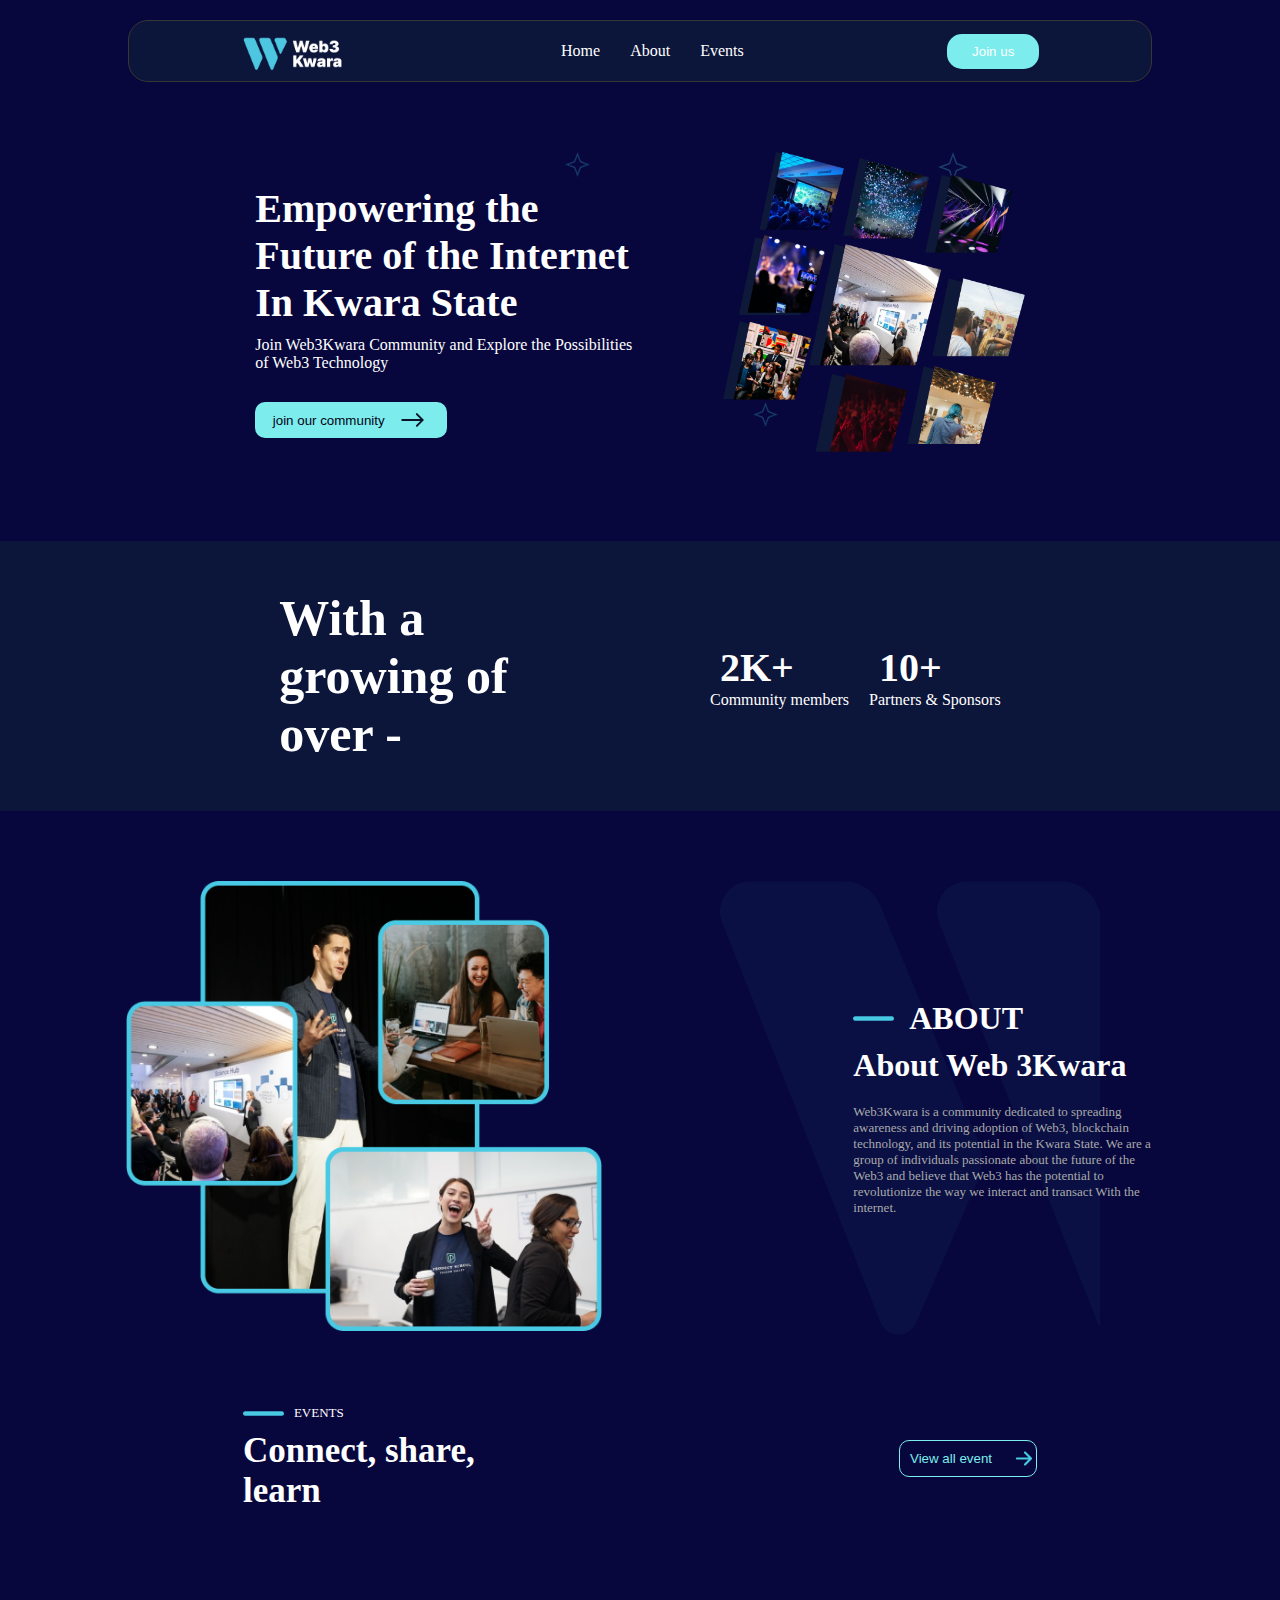
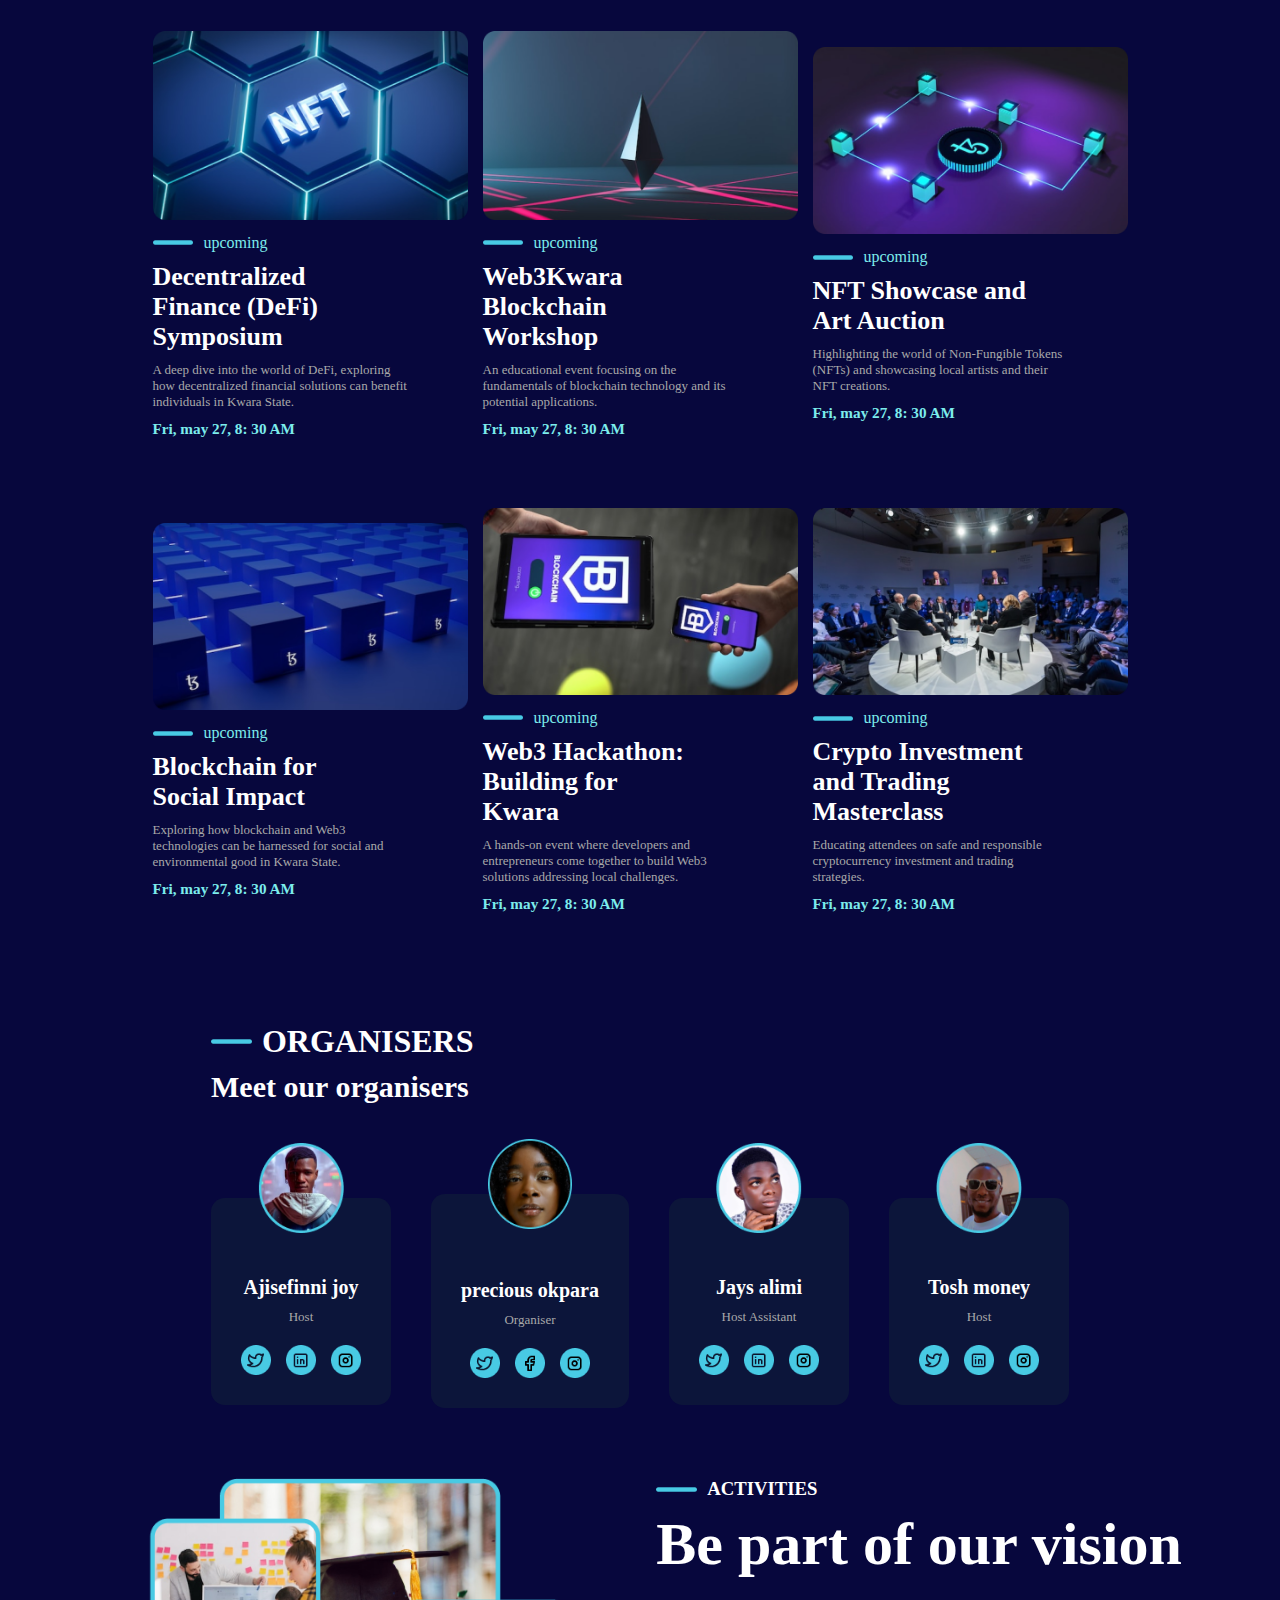
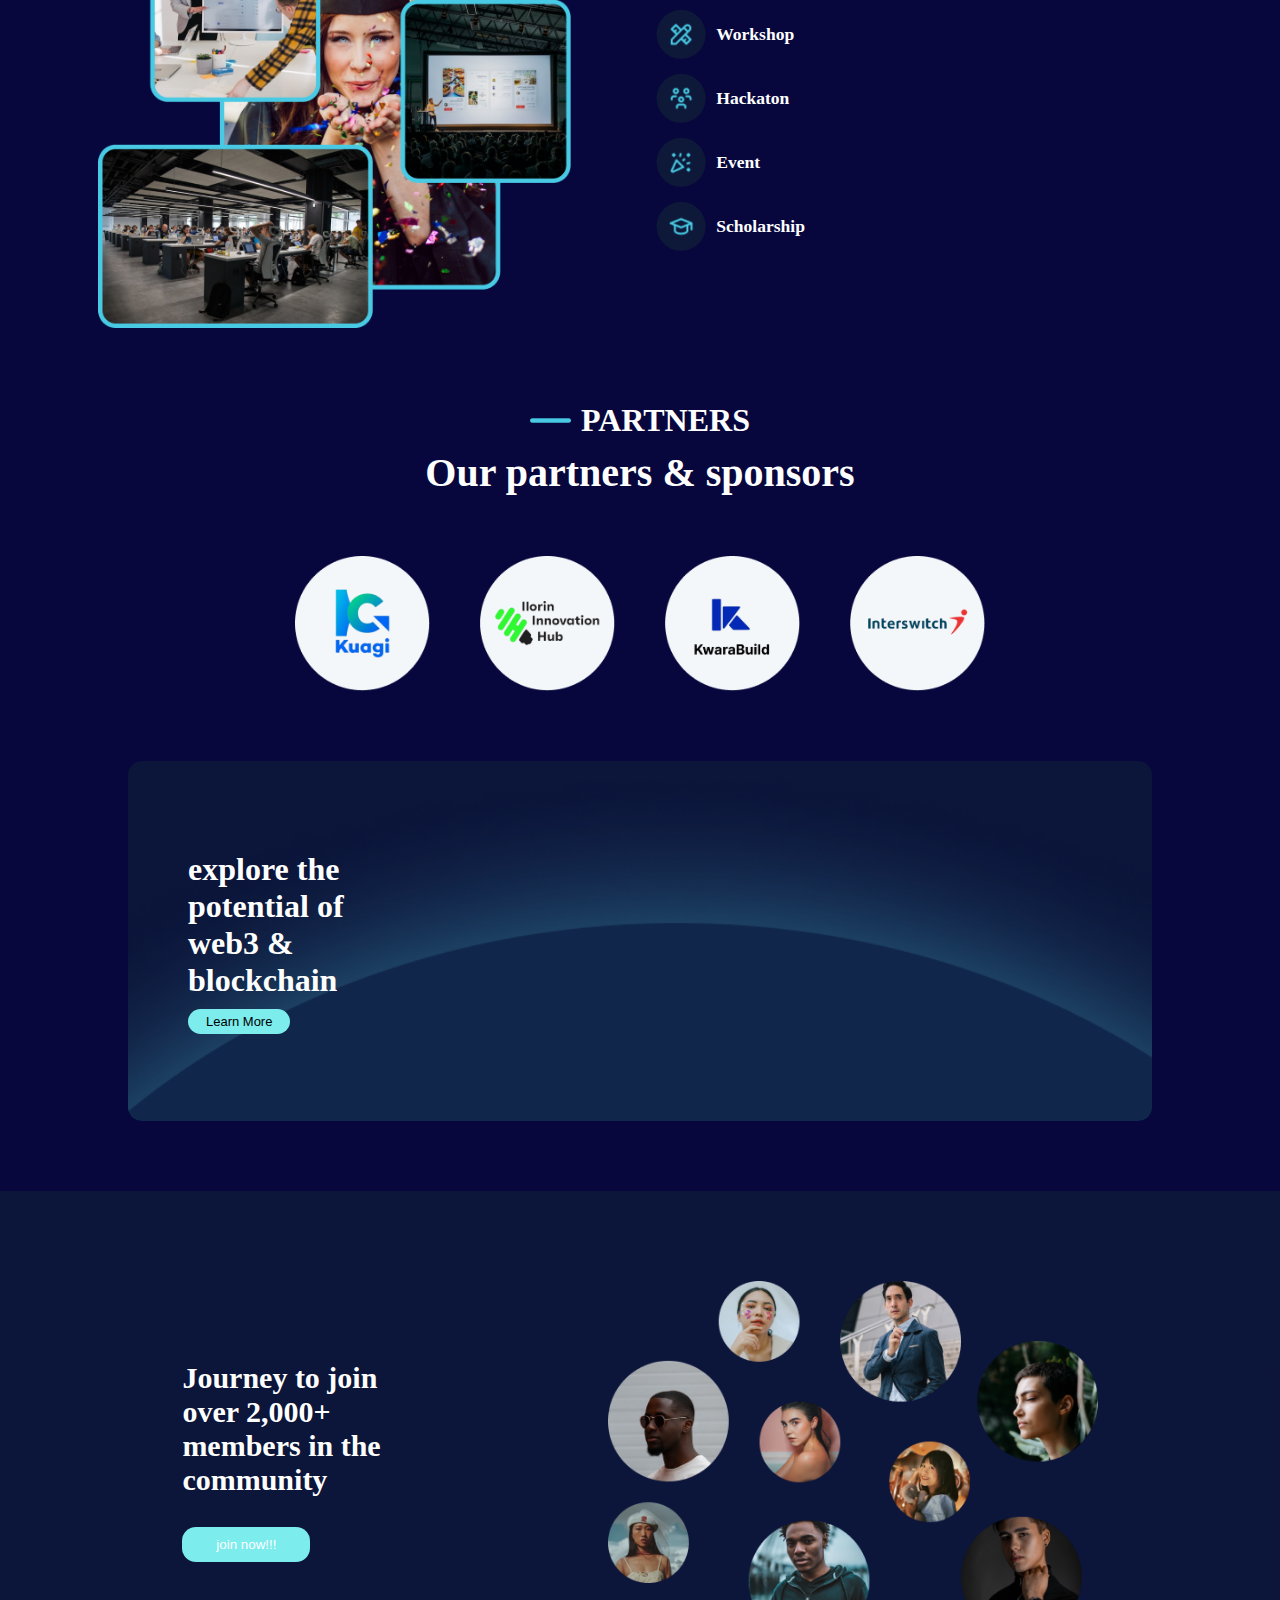
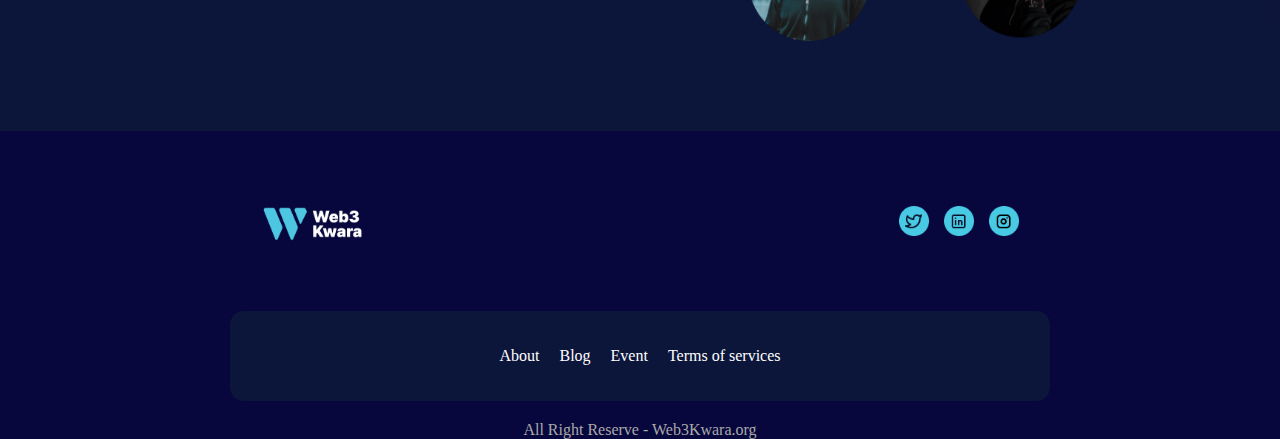
<file: index.html>
<!DOCTYPE html>
<html lang="en">
<head>
    <meta charset="UTF-8">
    <meta name="viewport" content="width=device-width, initial-scale=1.0">
    <title>Web3Kwara figma Website</title>
    <link rel="stylesheet" href="/home.css">
</head>
<body>
    <main>
        <nav>
            <div class="logo">
                <img src="./Image/Web 3 Kwara web logo-25 1.png" alt="">
                <ul>
                    <li><a href="/">Home</a></li>
                    <li><a href="/about.html">About</a></li>
                    <li><a href="/events.html">Events</a></li>
                </ul>
                <button>Join us</button>
            </div>
        </nav>
        <section class="sec1">
            <div class="fut">
                <div class="power">
                    <h1>Empowering the Future of the Internet In Kwara State</h1>
                    <p>Join Web3Kwara Community and Explore the Possibilities of Web3 Technology</p>
                </div>
                <div class="join">
                    <button><a href="./join-commuity.html">join our community</a></button>
                    <img src="./Image/tabler-icon-arrow-narrow-right.png" alt="">
              </div>
            </div>
            <div>
                <img class="imgg" src="./Image/Group 22.png" alt="">
            </div>
        </section>
        <section class="sec2">
            <div class="over">
               <div class="oveer">
                <h1>With a growing of over -</h1>
               </div>
              <div class="kk">
                 <div class="mem">
                    <h1>2K+</h1>
                    <p>Community members</p>
                 </div>
                 <div class="part">
                      <h1>10+</h1>
                     <p>Partners & Sponsors</p>
                 </div>
              </div>
            </div>
        </section>
        <section class="sec3">
            <div>
                <img class="about" src="./Image/AboutImg.png" alt="">
            </div>
            <div class="abo">
                <div class="awe">
                    <div class="ab">
                        <img src="./Image/Rectangle 7.png" alt="">
                        <h1>ABOUT</h1>
                    </div>
                    <div class="kwa">
                        <h1>About Web 3Kwara</h1>
                    </div>
                </div>
                <div class="web">
                    <p>Web3Kwara is a community dedicated to spreading awareness and driving adoption of Web3, blockchain technology, and its potential in the Kwara State. We are a group of individuals passionate about the future of the Web3 and believe that Web3 has the potential to revolutionize the way we interact and transact With the internet.</p>
                </div>
            </div>
        </section>          
        <section class="sec4">
          <div class="share">
             <div class="event">
                <img src="./Image/Rectangle 7.png" alt="">
                <p>EVENTS</p>
             </div>
                <h1>Connect, share, learn</h1>
          </div>
          <div class="all">
            <button>View all event</button>
            <img src="./Image/tabler-icon-arrow-right.png" alt="">
          </div>
        </section>
        <section class="sec5">
         <div class="deep">
          <div class="defi">
             <div>
                 <img class="imgn" src="./Image/Event1.png" alt="">
             </div>
              <div class="up">
                 <img src="./Image/Rectangle 7.png" alt="">
                 <p>upcoming</p>
              </div>
              <div class="dive">
                   <h1>Decentralized Finance (DeFi) Symposium</h1>
                   <p>A deep dive into the world of DeFi, exploring how decentralized financial solutions can benefit individuals in Kwara State.</p>
                   <h3>Fri, may 27, 8: 30 AM</h3>
              </div>
          </div>
          <div class="block">
             <div>
                  <img class="imgn" src="./Image/Event2.png" alt="">
              </div>
              <div class="up">
                 <img src="./Image/Rectangle 7.png" alt="">
                  <p>upcoming</p> 
              </div>
             <div class="kwara">
                 <h1>Web3Kwara Blockchain Workshop</h1>
                 <p>An educational event focusing on the fundamentals of blockchain technology and its potential applications.</p>
                  <h3>Fri, may 27, 8: 30 AM</h3>
              </div>
          </div>
          <div class="art">
              <div>
                   <img class="imgn" src="./Image/Event3.png" alt="">
             </div>
              <div class="up">
                 <img src="./Image/Rectangle 7.png" alt="">
                  <p>upcoming</p>
              </div>
              <div class="show">
                  <h1>NFT Showcase and Art Auction</h1>
                  <p>Highlighting the world of Non-Fungible Tokens (NFTs) and showcasing local artists and their NFT creations.</p>
                  <h3>Fri, may 27, 8: 30 AM</h3>
               </div>
          </div>
        </div>
        <div class="deep">
           <div class="social">
             <div>
                  <img class="imgn" src="./Image/Event5.png" alt="">
             </div>
              <div class="up">
                  <img src="./Image/Rectangle 7.png" alt="">
                  <p>upcoming</p>
              </div>
              <div class="chain">
                  <h1>Blockchain for Social Impact</h1>
                   <p>Exploring how blockchain and Web3 technologies can be harnessed for social and environmental good in Kwara State.</p>
                   <h3>Fri, may 27, 8: 30 AM</h3>
               </div>
           </div>
           <div class="come">
              <div>
                 <img class="imgn" src="./Image/Event6.png" alt="">
              </div>
              <div class="up">
                  <img src="./Image/Rectangle 7.png" alt="">
                  <p>upcoming</p>
              </div>
              <div class="hack">
                  <h1>Web3 Hackathon: Building for Kwara</h1>
                  <p>A hands-on event where developers and entrepreneurs come together to build Web3 solutions addressing local challenges.</p>
                  <h3>Fri, may 27, 8: 30 AM</h3>
              </div>
           </div>
           <div class="class">
              <div>
                 <img class="imgn" src="./Image/Event8.png" alt="">
              </div>
               <div class="up">
                  <img src="./Image/Rectangle 7.png" alt="">
                  <p>upcoming</p>
              </div>
               <div class="trading">
                  <h1>Crypto Investment and Trading Masterclass</h1>
                  <p>Educating attendees on safe and responsible cryptocurrency investment and trading strategies.</p>
                  <h3>Fri, may 27, 8: 30 AM</h3>
              </div>
           </div>
        </div>
        </section>
        <section class="sec6">
    <div>
          <div class="meet">
            <div class="organ">
                <img src="./Image/Rectangle 7.png" alt="">
                <h1>ORGANISERS</h1>
            </div>
            <h1 class="our">Meet our organisers</h1>
          </div>
        <div class="tosh">
            <div class="organisers">
                <img class="inni" src="./Image/JoysImg.png" alt="">
                <div class="host">
                  <div class="joy">
                     <h1>Ajisefinni joy</h1>
                     <p>Host</p>
                  </div>
                  <div class="ggg">
                     <img src="./Image/Group 2.png" alt="">
                     <img src="./Image/Group 3.png" alt="">
                     <img src="./Image/Group 4.png" alt="">
                  </div>
               </div>
            </div>
         <div class="organisers">
              <img class="inni" src="./Image/PreciousImg.png" alt="">
              <div class="host">
                   <div class="joy">
                       <h1>precious okpara</h1>
                        <p>Organiser</p>
                   </div>
                 <div class="ggg">
                      <img src="./Image/Group 2.png" alt="">
                      <img src="./Image/Group 5.png" alt="">
                      <img src="./Image/Group 4.png" alt="">
                  </div>
               </div>
         </div>
        <div class="organisers">
             <img class="inni" src="./Image/JaysImg.png" alt="">
            <div class="host">
                <div class="joy">
                   <h1>Jays alimi</h1>
                   <p>Host Assistant</p>
               </div>
               <div class="ggg">
                    <img src="./Image/Group 2.png" alt="">
                    <img src="./Image/Group 3.png" alt="">
                   <img src="./Image/Group 4.png" alt="">
               </div>
             </div>
        </div>
       <div class="organisers">
           <img class="inni" src="./Image/ToshImg.png" alt="">
        <div class="host">
            <div class="joy">
                <h1>Tosh money</h1>
                <p>Host</p>
             </div>
           <div class="ggg">
             <img src="./Image/Group 2.png" alt="">
             <img src="./Image/Group 3.png" alt="">
             <img src="./Image/Group 4.png" alt="">
           </div>
         </div>
       </div>
      </div>
    </div>
        </section>
        <section class="sec7">
        <div class="toop">
                <div>
                    <img class="act" src="./Image/ActivitiesImg.png" alt="">
                </div>
            <div class="ship">
              <div class="ties">
                  <div class="tan">
                     <img src="./Image/Rectangle 7.png" alt="">
                    <h3>ACTIVITIES</h3>  
                  </div>
                  <div class="our">
                     <h1>Be part of our vision</h1>
                  </div>
              </div>
              <div class="alcon">
                   <div class="icon">
                      <img src="./Image/Workshop Icon.png" alt="">
                      <h3>Workshop</h3>
                  </div>
                  <div class="icon">
                      <img src="./Image/Hackaton Icon.png" alt="">
                      <h3>Hackaton</h3>
                  </div>
                      <div class="icon">
                    <img src="./Image/EventIcon.png" alt="">
                      <h3>Event</h3>
                  </div>
                  <div class="icon">
                     <img src="./Image/ScholarshipIcon.png" alt="">
                     <h3>Scholarship</h3>
                  </div>
              </div>
            </div>
        </div>
        </section>
        <section class="sec8">
         <div class="kuaggo">
            <div class="now">
                <div class="tan">
                    <img src="./Image/Rectangle 7.png" alt="">
                   <h1>PARTNERS</h1>  
                </div>
                <div class="ourr">
                   <h1>Our partners & sponsors</h1>
                </div>
            </div>
            <div class="kuag">
                <img src="./Image/KuagiLogo.png" alt="">
                <img src="./Image/INHLogo.png" alt="">
                <img src="./Image/KwaraguildLogo.png" alt="">
                <img src="./Image/InterswithLogo.png" alt="">
            </div>
         </div>
        </section>
        <section class="sec9">
          <div class="explore">
            <div class="exp">
                <h1>explore the potential of web3 & blockchain</h1>
                <button>Learn More</button>
            </div>
          </div>  
        </section>
        <section class="sec10">
          <div class="community">
            <div class="joit">
                <h1>Journey to join over 2,000+ members in the community</h1>
                <button>join now!!!</button>
            </div>
            <img class="unity" src="./Image/CommunityMem Img.png" alt="">
          </div>
        </section>
        <section class="sec11">
           <div class="nerd">
            <img class="goo" src="./Image/Web 3 Kwara web logo-25 1.png" alt="">
            <div class="ggg">
                <img src="./Image/Group 2.png" alt="">
                <img src="./Image/Group 3.png" alt="">
                <img src="./Image/Group 4.png" alt="">
             </div>
           </div>
        </section>
        <footer>
               <div class="under">
                    <a href="/about.html">About</a>
                    <a href="/blog.html">Blog</a>
                    <a href="/events.html">Event</a>
                    <a href="/terms.html">Terms of services</a>
               </div>
            <p class="pp">All Right Reserve - Web3Kwara.org</p>
        </footer>
    </main>
</body>
</html>
</file>
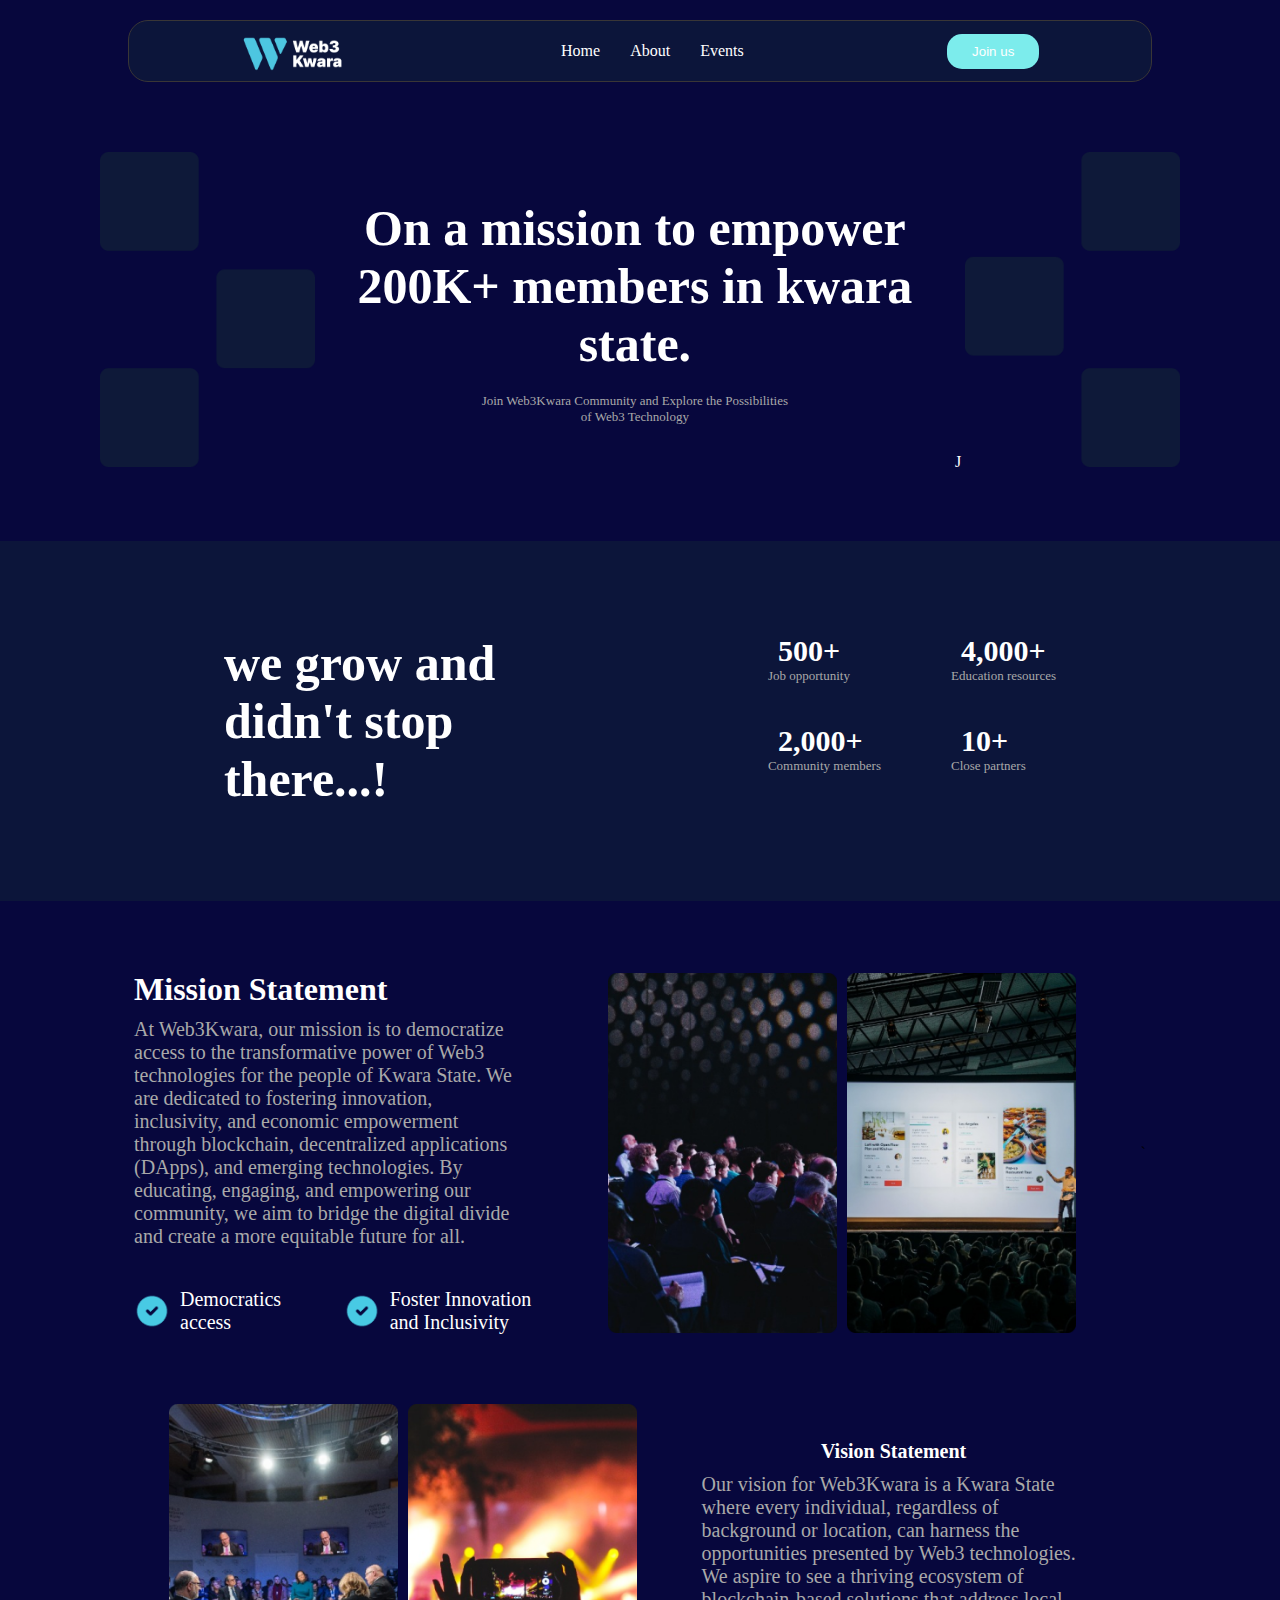
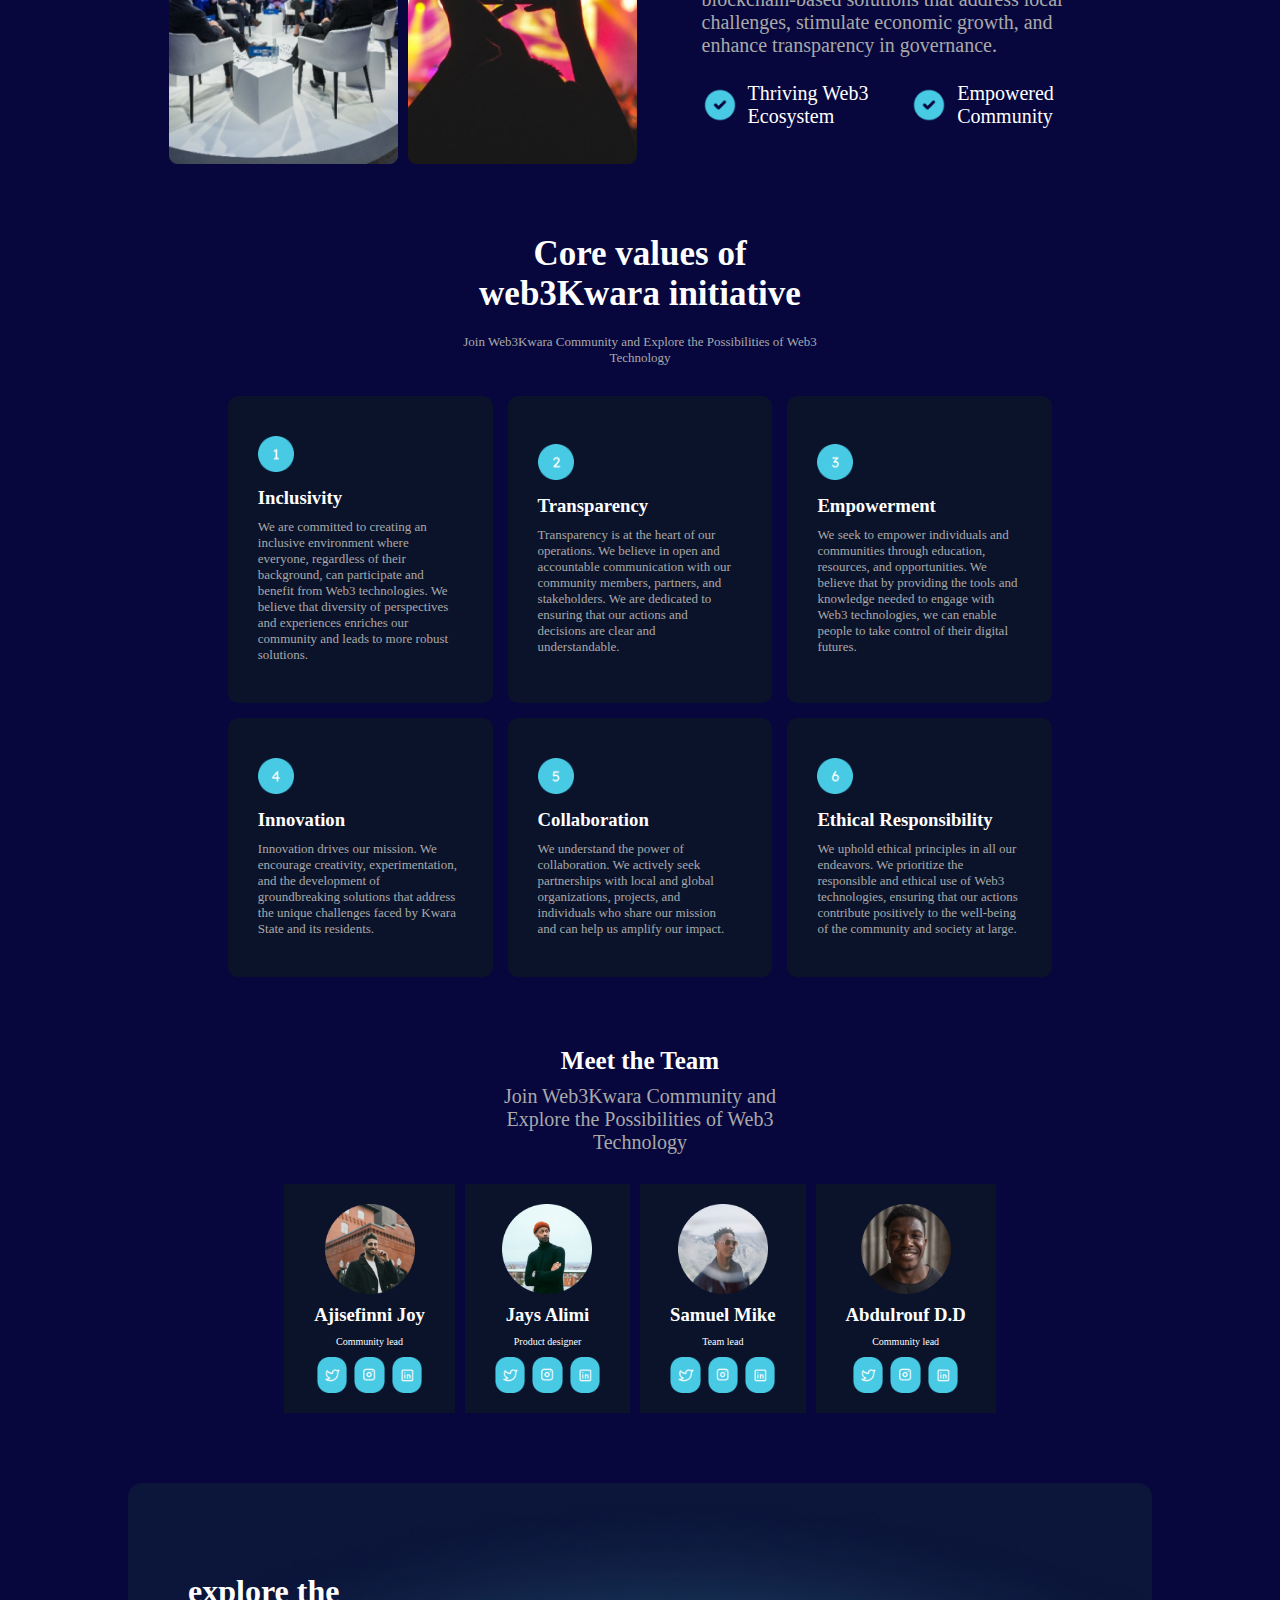
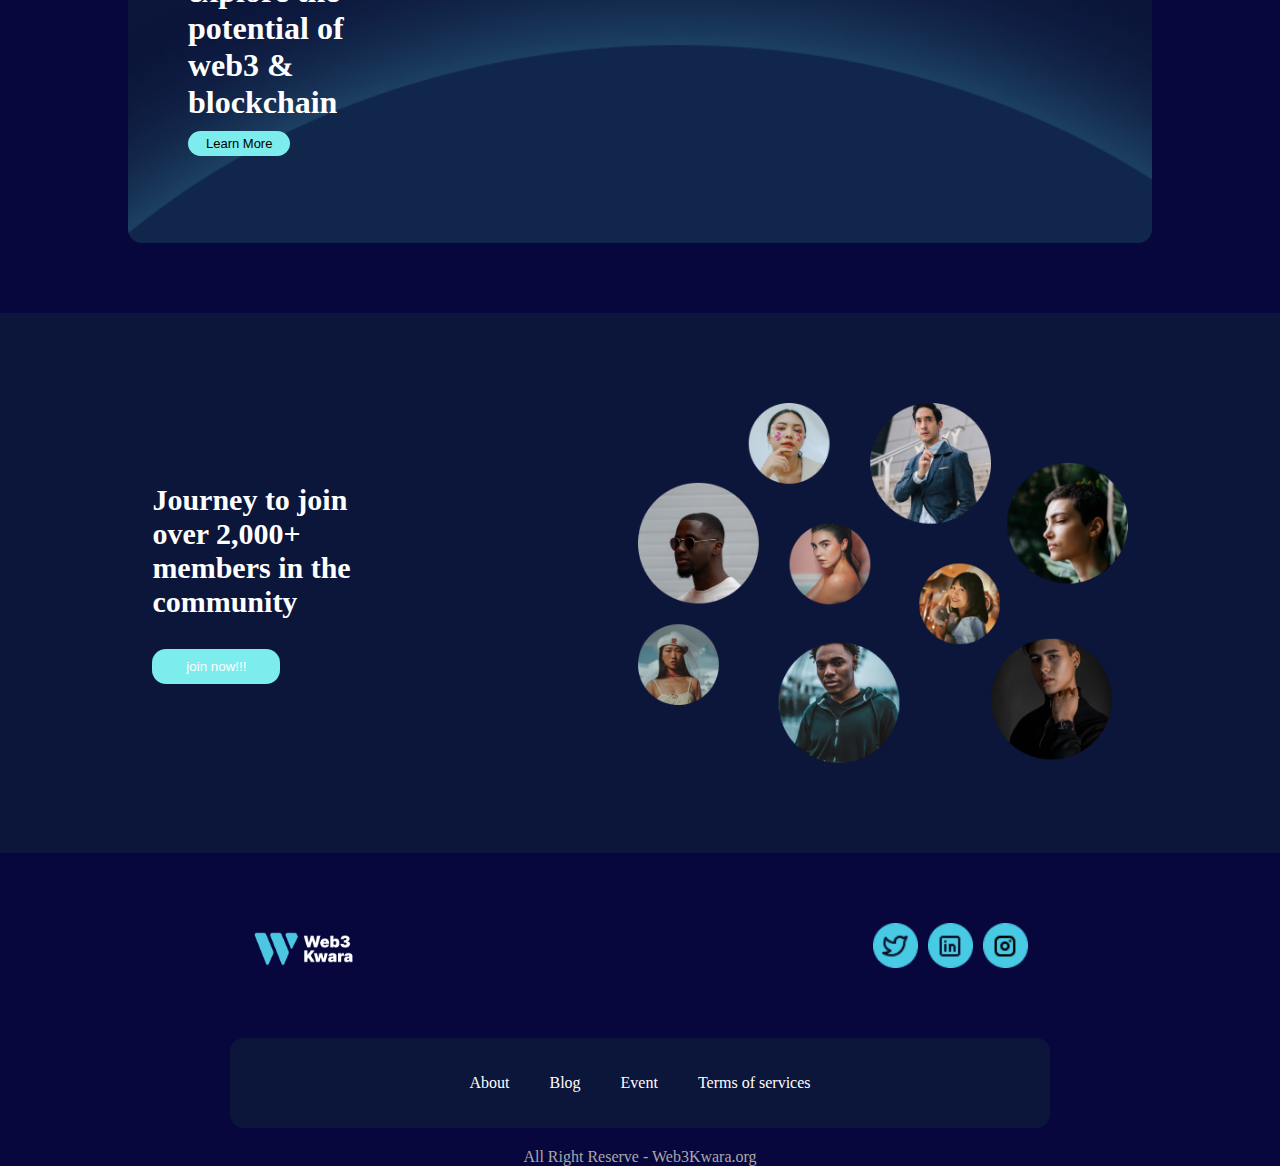
<file: about.html>
<!DOCTYPE html>
<html lang="en">
<head>
    <meta charset="UTF-8">
    <meta name="viewport" content="width=device-width, initial-scale=1.0">
    <title>Web3Kwara figma</title>
    <link rel="stylesheet" href="about.css">
</head>
<body>
    <main>
        <nav>
            <div class="logo">
                <img src="./Image/Web 3 Kwara web logo-25 1.png" alt="">
                <ul>
                    <li><a href="/">Home</a></li>
                    <li><a href="about.html">About</a></li>
                    <li><a href="events.html">Events</a></li>
                </ul>
                <button>Join us</button>
            </div>
        </nav>
        <section class="sec1">
        <div class="group">
            <div>
                <img src="./Image/Group 40.png" alt="">
            </div>
            <div class="mission">
                <h1>On a mission to empower 200K+ members in kwara state.</h1>
                <p>Join Web3Kwara Community and Explore the Possibilities of Web3 Technology</p>
            </div>
            <div>J
                <img src="./Image/Group 39.png" alt="">
            </div>
        </div>
        </section>
        <section class="sec2">
         <div class="grow">
            <div class="stop">
                <h1>we grow and didn't stop there...!</h1>
            </div>
         <div class="close">
            <div class="job">
                <div>
                    <h1>500+</h1>
                    <p>Job opportunity</p>
               </div>
               <div>
                 <h1>2,000+</h1>
                 <p>Community members</p>
            </div>
            </div>
             <div class="job">
                 <div>
                     <h1>4,000+</h1>
                     <p>Education resources</p>
                </div>
                 <div>
                   <h1>10+</h1>
                   <p>Close partners</p>
               </div>
            </div>
          </div>
         </div>
        </section>
    <section class="sec3">
       <div class="power">
         <div class="web">
             <div class="ment">
                  <h1>Mission Statement</h1>
                    <p>At Web3Kwara, our mission is to democratize access to the transformative power of Web3 technologies for the people of Kwara State. We are dedicated to fostering innovation, inclusivity, and economic empowerment through blockchain, decentralized applications (DApps), and emerging technologies. By educating, engaging, and empowering our community, we aim to bridge the digital divide and create a more equitable future for all.</p>
              </div>
              <div class="access">
                  <div class="fost">
                      <img src="./Image/tabler-icon-circle-check-filled.png" alt="">
                     <p>Democratics access</p>
                 </div>
                  <div class="fost">
                      <img src="./Image/tabler-icon-circle-check-filled.png" alt="">
                       <p>Foster Innovation and Inclusivity</p>
                  </div>
               </div>
          </div>
            <div class="angle">
                <img src="./Image/Rectangle 79.png" alt="">
                <img src="./Image/Rectangle 80.png" alt="">
             </div>
    ` </div>
    </section>      
    <section class="sec4">
      <div class="where">
         <div class="angle">
              <img src="./Image/Rectangle 79 (1).png" alt="">
              <img src="./Image/Rectangle 80 (1).png" alt="">
         </div>
         <div class="state">
              <div class="vision">
                 <h1>Vision Statement</h1>
                   <p>Our vision for Web3Kwara is a Kwara State where every individual, regardless of background or location, can harness the opportunities presented by Web3 technologies. We aspire to see a thriving ecosystem of blockchain-based solutions that address local challenges, stimulate economic growth, and enhance transparency in governance.</p>
              </div>
          <div class="access">
              <div class="fost">
                   <img src="./Image/tabler-icon-circle-check-filled.png" alt="">
                     <p>Thriving Web3 Ecosystem</p>
             </div>
          <div class="fost">
                <img src="./Image/tabler-icon-circle-check-filled.png" alt="">
               <p>Empowered Community</p>
          </div>
         </div>
    </div>
    </div>
</section>
<section class="sec5">
    <div class="core">
        <h1>Core values of web3Kwara initiative</h1>
        <p>Join Web3Kwara Community and Explore the Possibilities of Web3 Technology</p>
    </div>
<div class="grid">
     <div class="envro">
          <img src="./Image/Group 42.png" alt="">
         <div class="commit">
             <h3>Inclusivity</h3>
             <p>We are committed to creating an inclusive environment where everyone, regardless of their background, can participate and benefit from Web3 technologies. We believe that diversity of perspectives and experiences enriches our community and leads to more robust solutions.</p>
         </div>
    </div>
      <div class="envro">
            <img src="./Image/Group 42 (1).png" alt="">
         <div class="commit">
               <h3>Transparency</h3>
              <p>Transparency is at the heart of our operations. We believe in open and accountable communication with our community members, partners, and stakeholders. We are dedicated to ensuring that our actions and decisions are clear and understandable.</p>
         </div>
     </div>
    <div class="envro">
         <img src="./Image/Group 42 (2).png" alt="">
         <div class="powerment">
             <h3>Empowerment</h3>
              <p>We seek to empower individuals and communities through education, resources, and opportunities. We believe that by providing the tools and knowledge needed to engage with Web3 technologies, we can enable people to take control of their digital futures.</p>
          </div>
    </div>
    <div class="envro">
          <img src="./Image/Group 42 (3).png" alt="">
         <div class="powerment">
              <h3>Innovation</h3>
              <p>Innovation drives our mission. We encourage creativity, experimentation, and the development of groundbreaking solutions that address the unique challenges faced by Kwara State and its residents.</p>
         </div>
    </div>
        <div class="envro">
           <img src="./Image/Group 42 (4).png" alt="">
           <div class="commit">
               <h3>Collaboration</h3>
               <p>We understand the power of collaboration. We actively seek partnerships with local and global organizations, projects, and individuals who share our mission and can help us amplify our impact.</p>
           </div>
        </div>
    <div class="envro">
         <img src="./Image/Group 42 (5).png" alt="">
         <div class="powerment">
             <h3>Ethical Responsibility</h3>
             <p>We uphold ethical principles in all our endeavors. We prioritize the responsible and ethical use of Web3 technologies, ensuring that our actions contribute positively to the well-being of the community and society at large.</p>
          </div>
    </div>
</div>
</section>
<section class="sec6">
    <div class="team">
        <h1>Meet the Team</h1>
        <p>Join Web3Kwara Community and Explore the Possibilities of Web3 Technology</p>
    </div>
<div class="lead">
  <div class="now">
    <img  src="./Image/Ellipse 44.png" alt="">
    <div class="joy">
        <h3>Ajisefinni Joy</h3>
        <p>Community lead</p>
    </div>
    <div class="joll">
        <img src="./Image/Group 12.png" alt="">
        <img src="./Image/Group 13.png" alt="">
        <img src="./Image/Group 14.png" alt="">
    </div>
  </div>
  <div class="now">
    <img src="./Image/Ellipse 45.png" alt="">
    <div class="joy">
        <h3>Jays Alimi</h3>
        <p>Product designer</p>
    </div>
    <div class="joll">
        <img src="./Image/Group 12.png" alt="">
        <img src="./Image/Group 13.png" alt="">
        <img src="./Image/Group 14.png" alt="">
    </div>
  </div>
  <div class="now">
    <img src="./Image/Ellipse 46.png" alt="">
    <div class="joy">
        <h3>Samuel Mike</h3>
        <p>Team lead</p>
    </div>
    <div class="joll">
        <img src="./Image/Group 12.png" alt="">
        <img src="./Image/Group 13.png" alt="">
        <img src="./Image/Group 14.png" alt="">
    </div>
  </div>
  <div class="now">
    <img src="./Image/Ellipse 47.png" alt="">
    <div class="joy">
        <h3>Abdulrouf D.D</h3>
        <p>Community lead</p>
    </div>
    <div class="joll">
        <img src="./Image/Group 12.png" alt="">
        <img src="./Image/Group 13.png" alt="">
        <img src="./Image/Group 14.png" alt="">
    </div>
    </div>  
</div>
</section>
    <section class="sec9">
        <div class="explore">
        <div class="exp">
            <h1>explore the potential of web3 & blockchain</h1>
            <button>Learn More</button>
        </div>
        </div>  
    </section>
    <section class="sec10">
        <div class="community">
        <div class="joit">
            <h1>Journey to join over 2,000+ members in the community</h1>
            <button>join now!!!</button>
        </div>
        <img class="unity" src="./Image/CommunityMem Img.png" alt="">
        </div>
    </section>
    <section class="sec11">
        <div class="nerd">
            <img class="goo" src="./Image/Web 3 Kwara web logo-25 1.png" alt="">
            <div class="ggg">
                <img src="./Image/Group 2.png" alt="">
                <img src="./Image/Group 3.png" alt="">
                <img src="./Image/Group 4.png" alt="">
            </div>
        </div>
    </section>
    <footer>
        <div class="under">
            <a href="/about.html">About</a>
            <a href="/blog.html">Blog</a>
            <a href="/events.html">Event</a>
            <a href="/terms.html">Terms of services</a>
       </div>
        <p class="pp">All Right Reserve - Web3Kwara.org</p>
    </footer>
    </main>

</body>
</html>
</file>
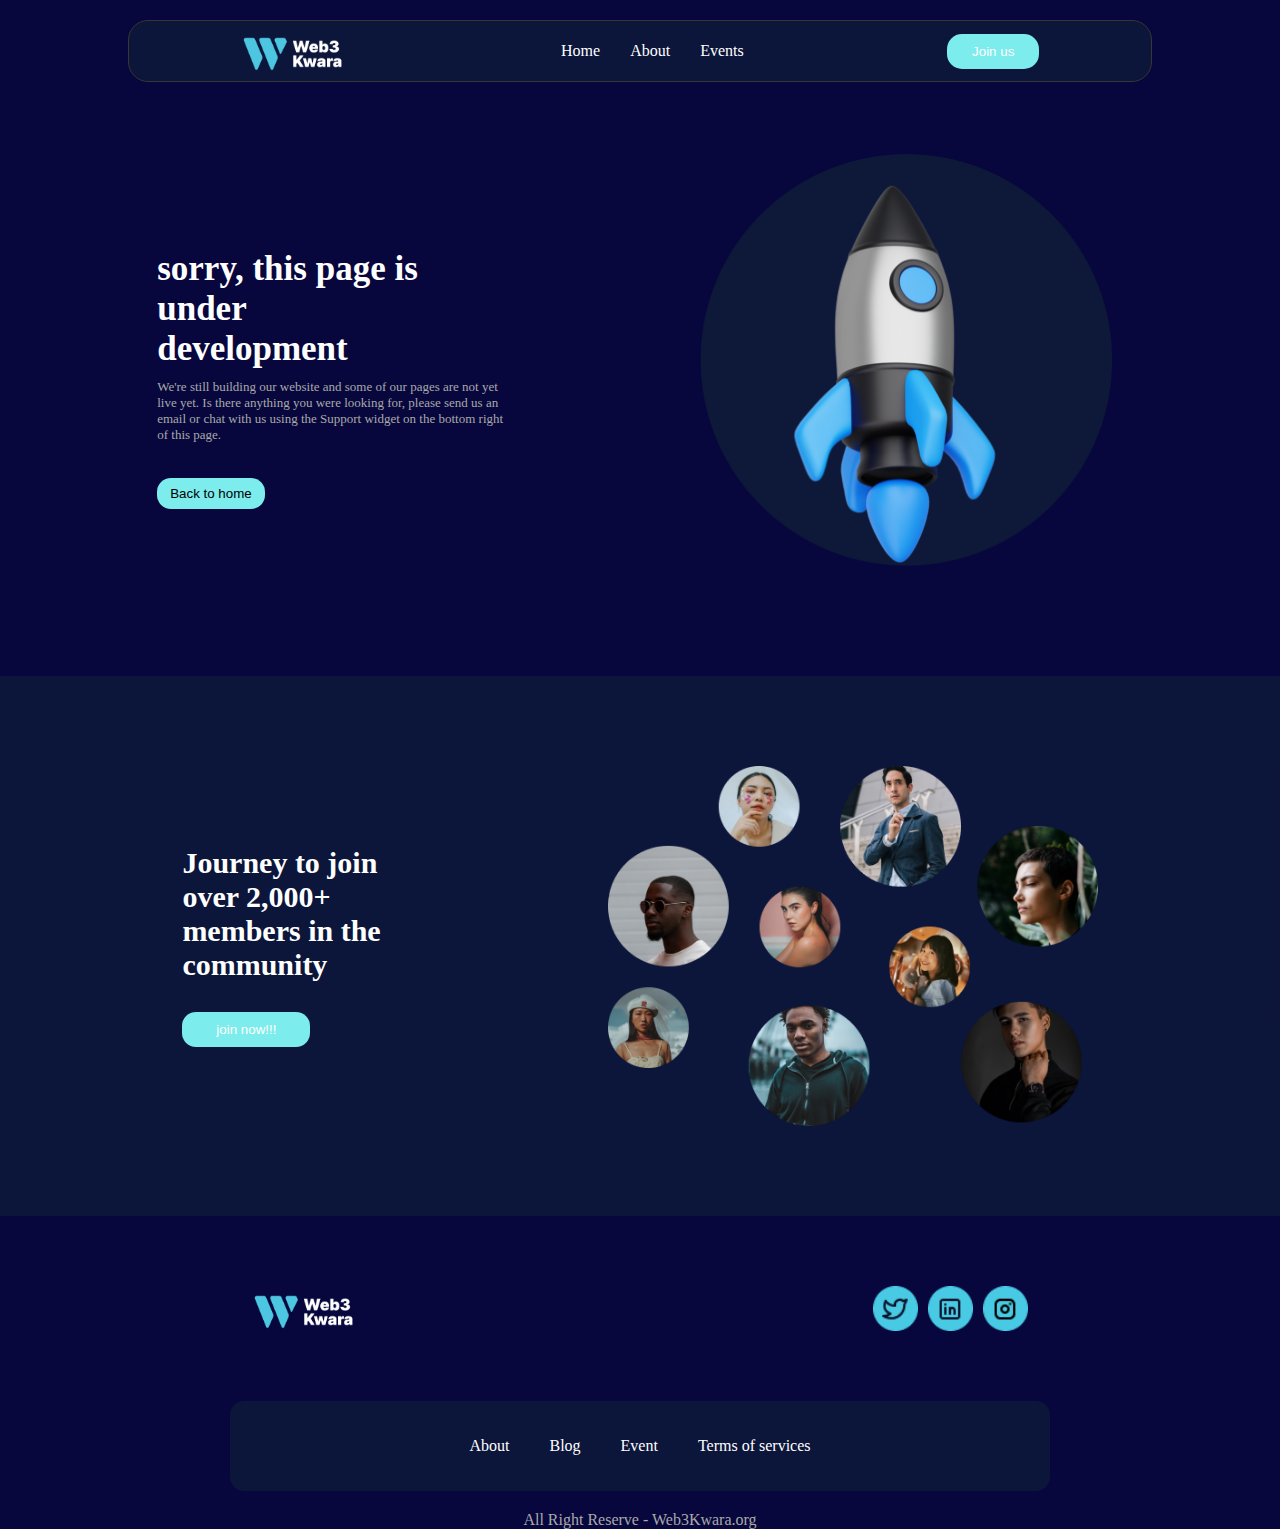
<file: blog.html>
<!DOCTYPE html>
<html lang="en">
<head>
    <meta charset="UTF-8">
    <meta name="viewport" content="width=device-width, initial-scale=1.0">
    <title>BLOG</title>
    <link rel="stylesheet" href="blog.css">
</head>
<body>
    <main>
        <nav>
            <div class="logo">
                <img src="./Image/Web 3 Kwara web logo-25 1.png" alt="">
                <ul>
                    <li><a href="home.html">Home</a></li>
                    <li><a href="about.html">About</a></li>
                    <li><a href="events.html">Events</a></li>
                </ul>
                <button>Join us</button>
            </div>
        </nav>
        <section class="sec1">
        <div class="page">
          <div class="still">
            <div class="sorry">
                <h1>sorry, this page is under development</h1>
                <p>We're still building our website and some of our pages are not yet live yet. Is there anything you were looking for, please send us an email or chat with us using the Support widget on the bottom right of this page.</p>
            </div>
            <button><a href="/">Back to home</a></button>
          </div>
            <div>
                <img src="./Image/Group 6.png" alt="">
            </div>
        </div>
        </section>
        <section class="sec2">
            <div class="community">
            <div class="joit">
                <h1>Journey to join over 2,000+ members in the community</h1>
                <button>join now!!!</button>
            </div>
              <img class="unity" src="./Image/CommunityMem Img.png" alt="">
            </div>
        </section>
        <section class="sec3">
            <div class="nerd">
                <img class="goo" src="./Image/Web 3 Kwara web logo-25 1.png" alt="">
                <div class="ggg">
                    <img src="./Image/Group 2.png" alt="">
                    <img src="./Image/Group 3.png" alt="">
                    <img src="./Image/Group 4.png" alt="">
                </div>
            </div>
        </section>
        <footer>
            <div class="under">
                <a href="/about.html">About</a>
                <a href="/about.html">Blog</a>
                <a href="/about.html">Event</a>
                <a href="/about.html">Terms of services</a>    
           </div>
            <p class="pp">All Right Reserve - Web3Kwara.org</p>
        </footer>
    </main>
    
</body>
</html>
</file>
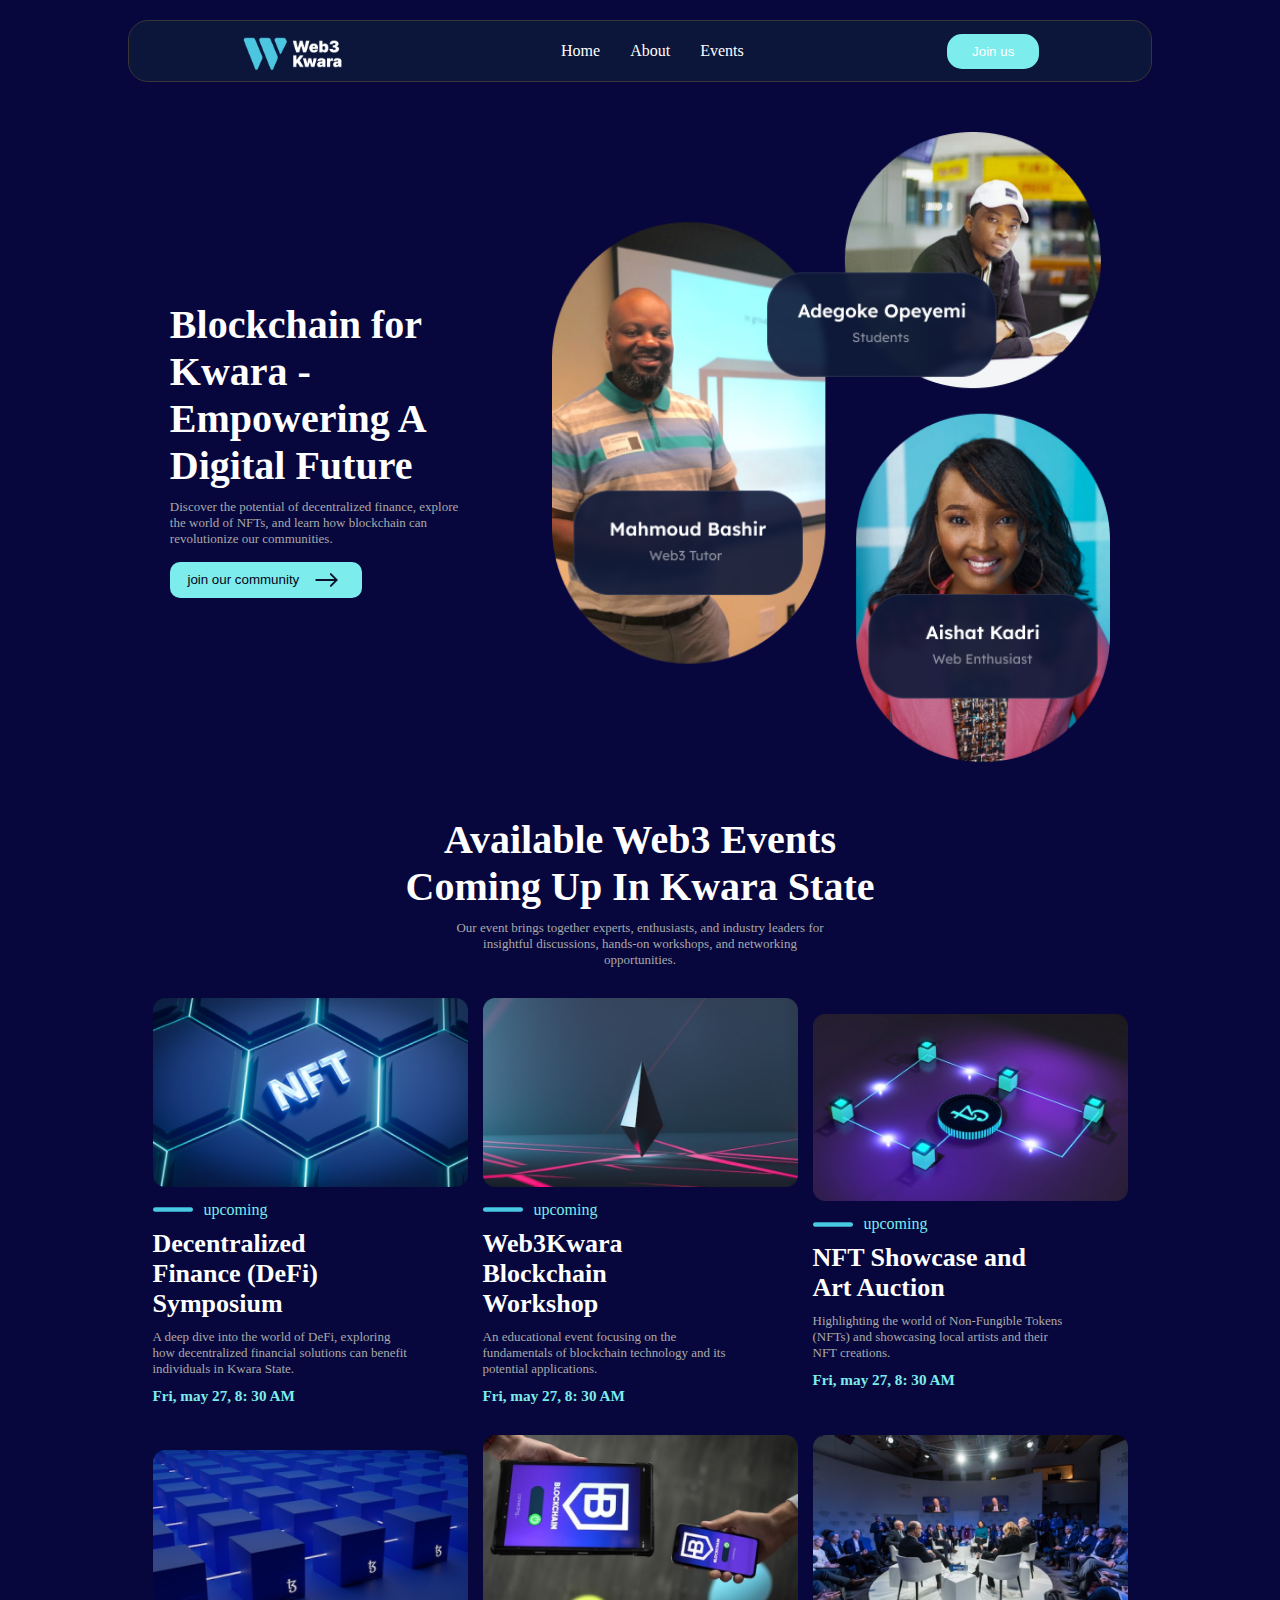
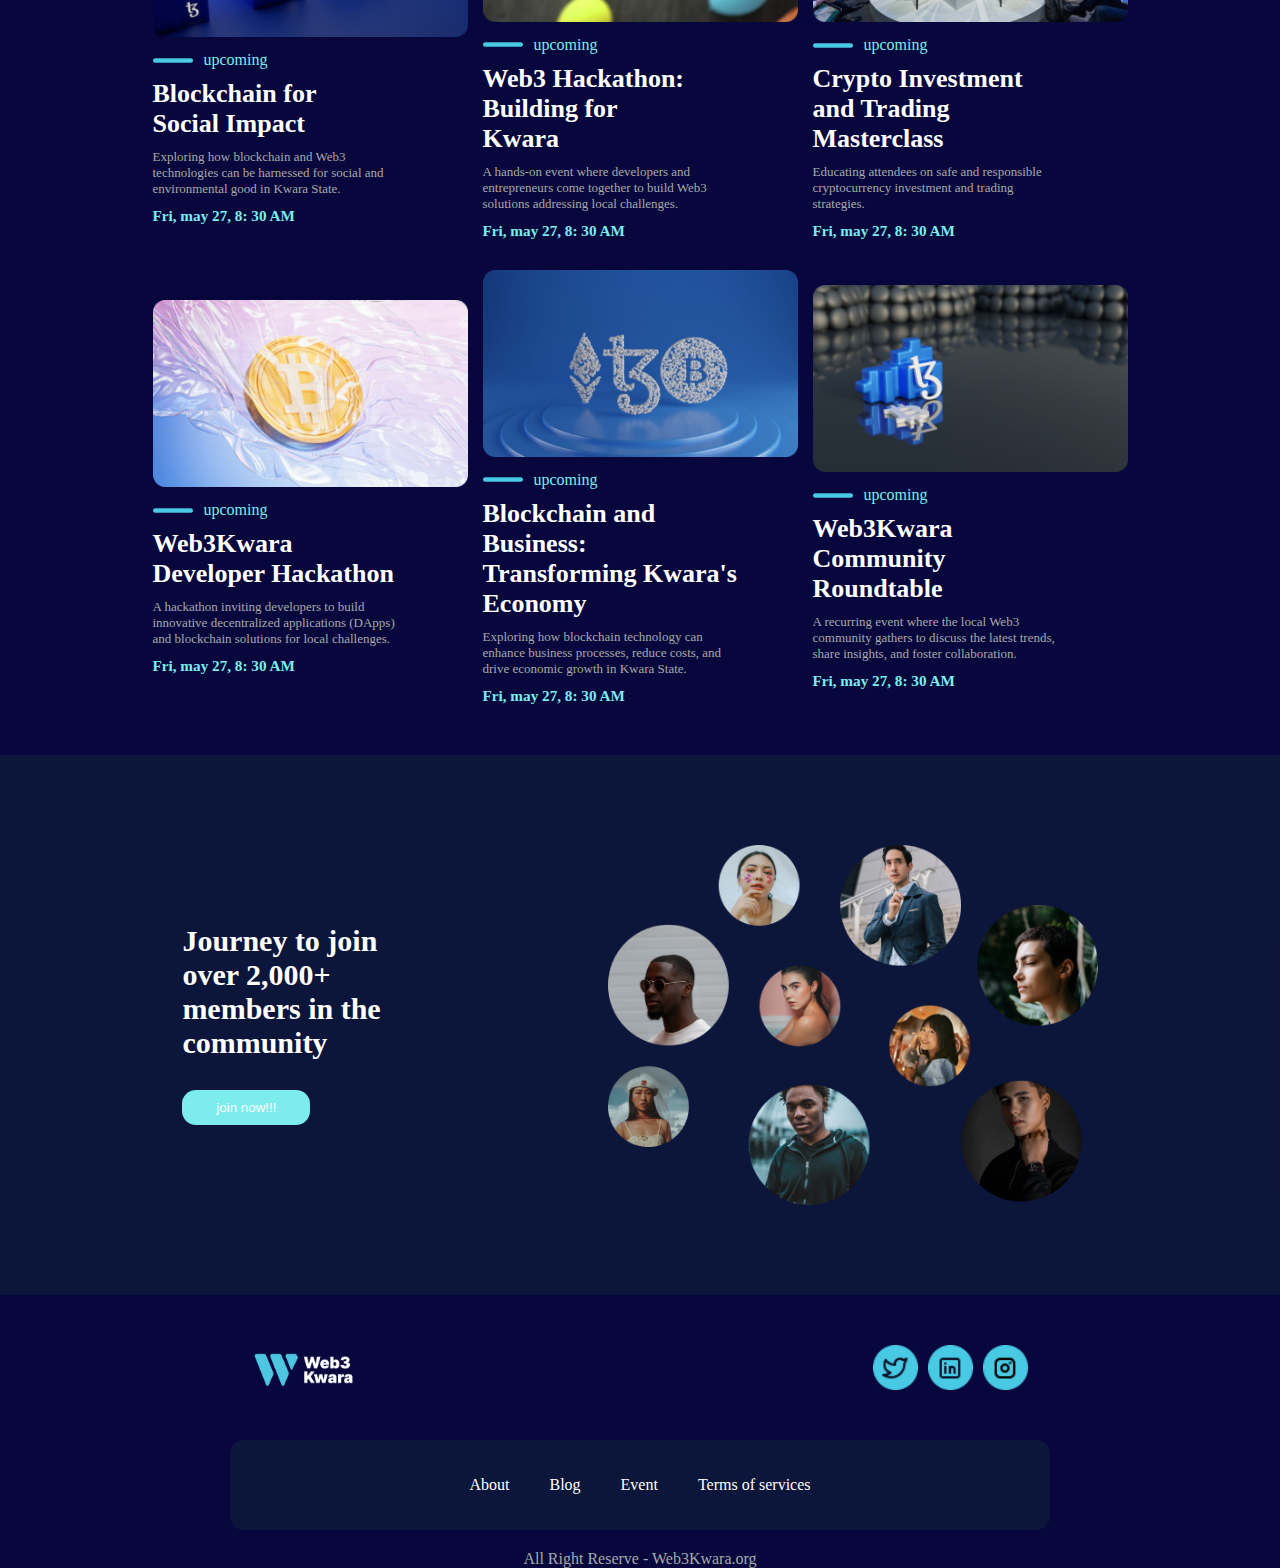
<file: events.html>
<!DOCTYPE html>
<html lang="en">
<head>
    <meta charset="UTF-8">
    <meta name="viewport" content="width=device-width, initial-scale=1.0">
    <title>Event</title>
    <link rel="stylesheet" href="events.css">
</head>
<body>
    <main>
        <nav>
            <div class="logo">
                <img src="./Image/Web 3 Kwara web logo-25 1.png" alt="">
                <ul>
                    <li><a href="/">Home</a></li>
                    <li><a href="about.html">About</a></li>
                    <li><a href="events.html">Events</a></li>
                </ul>
                <button>Join us</button>
            </div>
        </nav>
        <section class="sec1">
        <div class="discover">
           <div class="href">
                <div class="for">
                    <h1>Blockchain for Kwara - Empowering A Digital Future</h1>
                    <p>Discover the potential of decentralized finance, explore the world of NFTs, and learn how blockchain can revolutionize our communities.</p>
                </div>
                <div class="join">
                    <button><a href="join our community.html">join our community</a></button>
                    <img src="./Image/tabler-icon-arrow-narrow-right.png" alt="">
               </div>
           </div>
            <div class="cover">
                <img src="./Image/Group 44.png" alt="">
            </div>
        </div>
        </section>
        <section class="sec2">
            <div class="state">
                <h1>Available Web3 events coming up in kwara state</h1>
                <p>Our event brings together experts, enthusiasts, and industry leaders for insightful discussions, hands-on workshops, and networking opportunities.</p>
            </div>
             <div class="deep">
              <div class="defi">
                 <div>
                     <img class="imgn" src="./Image/Event1.png" alt="">
                 </div>
                  <div class="up">
                     <img src="./Image/Rectangle 7.png" alt="">
                     <p>upcoming</p>
                  </div>
                  <div class="dive">
                       <h1>Decentralized Finance (DeFi) Symposium</h1>
                       <p>A deep dive into the world of DeFi, exploring how decentralized financial solutions can benefit individuals in Kwara State.</p>
                       <h3>Fri, may 27, 8: 30 AM</h3>
                  </div>
              </div>
              <div class="block">
                 <div>
                      <img class="imgn" src="./Image/Event2.png" alt="">
                  </div>
                  <div class="up">
                     <img src="./Image/Rectangle 7.png" alt="">
                      <p>upcoming</p> 
                  </div>
                 <div class="kwara">
                     <h1>Web3Kwara Blockchain Workshop</h1>
                     <p>An educational event focusing on the fundamentals of blockchain technology and its potential applications.</p>
                      <h3>Fri, may 27, 8: 30 AM</h3>
                  </div>
              </div>
              <div class="art">
                  <div>
                       <img class="imgn" src="./Image/Event3.png" alt="">
                 </div>
                  <div class="up">
                     <img src="./Image/Rectangle 7.png" alt="">
                      <p>upcoming</p>
                  </div>
                  <div class="show">
                      <h1>NFT Showcase and Art Auction</h1>
                      <p>Highlighting the world of Non-Fungible Tokens (NFTs) and showcasing local artists and their NFT creations.</p>
                      <h3>Fri, may 27, 8: 30 AM</h3>
                   </div>
              </div>
            </div>
            <div class="deep">
               <div class="social">
                 <div>
                      <img class="imgn" src="./Image/Event5.png" alt="">
                 </div>
                  <div class="up">
                      <img src="./Image/Rectangle 7.png" alt="">
                      <p>upcoming</p>
                  </div>
                  <div class="chain">
                      <h1>Blockchain for Social Impact</h1>
                       <p>Exploring how blockchain and Web3 technologies can be harnessed for social and environmental good in Kwara State.</p>
                       <h3>Fri, may 27, 8: 30 AM</h3>
                   </div>
               </div>
               <div class="come">
                  <div>
                     <img class="imgn" src="./Image/Event6.png" alt="">
                  </div>
                  <div class="up">
                      <img src="./Image/Rectangle 7.png" alt="">
                      <p>upcoming</p>
                  </div>
                  <div class="hack">
                      <h1>Web3 Hackathon: Building for Kwara</h1>
                      <p>A hands-on event where developers and entrepreneurs come together to build Web3 solutions addressing local challenges.</p>
                      <h3>Fri, may 27, 8: 30 AM</h3>
                  </div>
               </div>
               <div class="class">
                  <div>
                     <img class="imgn" src="./Image/Event8.png" alt="">
                  </div>
                   <div class="up">
                      <img src="./Image/Rectangle 7.png" alt="">
                      <p>upcoming</p>
                  </div>
                   <div class="trading">
                      <h1>Crypto Investment and Trading Masterclass</h1>
                      <p>Educating attendees on safe and responsible cryptocurrency investment and trading strategies.</p>
                      <h3>Fri, may 27, 8: 30 AM</h3>
                  </div>
               </div>
            </div>
            <div class="deep">
                <div class="class">
                    <div>
                       <img class="imgn" src="./Image/Event5 (1).png" alt="">
                    </div>
                     <div class="up">
                        <img src="./Image/Rectangle 7.png" alt="">
                        <p>upcoming</p>
                    </div>
                     <div class="trading">
                        <h1>Web3Kwara Developer Hackathon</h1>
                        <p>A hackathon inviting developers to build innovative decentralized applications (DApps) and blockchain solutions for local challenges.</p>
                        <h3>Fri, may 27, 8: 30 AM</h3>
                    </div>
                 </div>
                 <div class="class">
                    <div>
                       <img class="imgn" src="./Image/Event6 (1).png" alt="">
                    </div>
                     <div class="up">
                        <img src="./Image/Rectangle 7.png" alt="">
                        <p>upcoming</p>
                    </div>
                     <div class="trading">
                        <h1>Blockchain and Business: Transforming Kwara's Economy</h1>
                        <p>Exploring how blockchain technology can enhance business processes, reduce costs, and drive economic growth in Kwara State.</p>
                        <h3>Fri, may 27, 8: 30 AM</h3>
                    </div>
                 </div>
                 <div class="class">
                    <div>
                       <img class="imgn" src="./Image/Event8 (1).png" alt="">
                    </div>
                     <div class="up">
                        <img src="./Image/Rectangle 7.png" alt="">
                        <p>upcoming</p>
                    </div>
                     <div class="trading">
                        <h1>Web3Kwara Community Roundtable</h1>
                        <p>A recurring event where the local Web3 community gathers to discuss the latest trends, share insights, and foster collaboration.</p>
                        <h3>Fri, may 27, 8: 30 AM</h3>
                    </div>
                 </div>
            </div>
        </section>
            <section class="sec3">
                <div class="community">
                <div class="joit">
                    <h1>Journey to join over 2,000+ members in the community</h1>
                    <button>join now!!!</button>
                </div>
                <img class="unity" src="./Image/CommunityMem Img.png" alt="">
                </div>
            </section>
            <section class="sec4">
                <div class="nerd">
                    <img class="goo" src="./Image/Web 3 Kwara web logo-25 1.png" alt="">
                    <div class="ggg">
                        <img src="./Image/Group 2.png" alt="">
                        <img src="./Image/Group 3.png" alt="">
                        <img src="./Image/Group 4.png" alt="">
                    </div>
                </div>
            </section>
            <footer>
                <div class="under">
                    <a href="/about.html">About</a>
                    <a href="/about.html">Blog</a>
                    <a href="/about.html">Event</a>
                    <a href="/about.html">Terms of services</a>
                    
               </div>
                <p class="pp">All Right Reserve - Web3Kwara.org</p>
            </footer>
    </main>
    
</body>
</html>
</file>
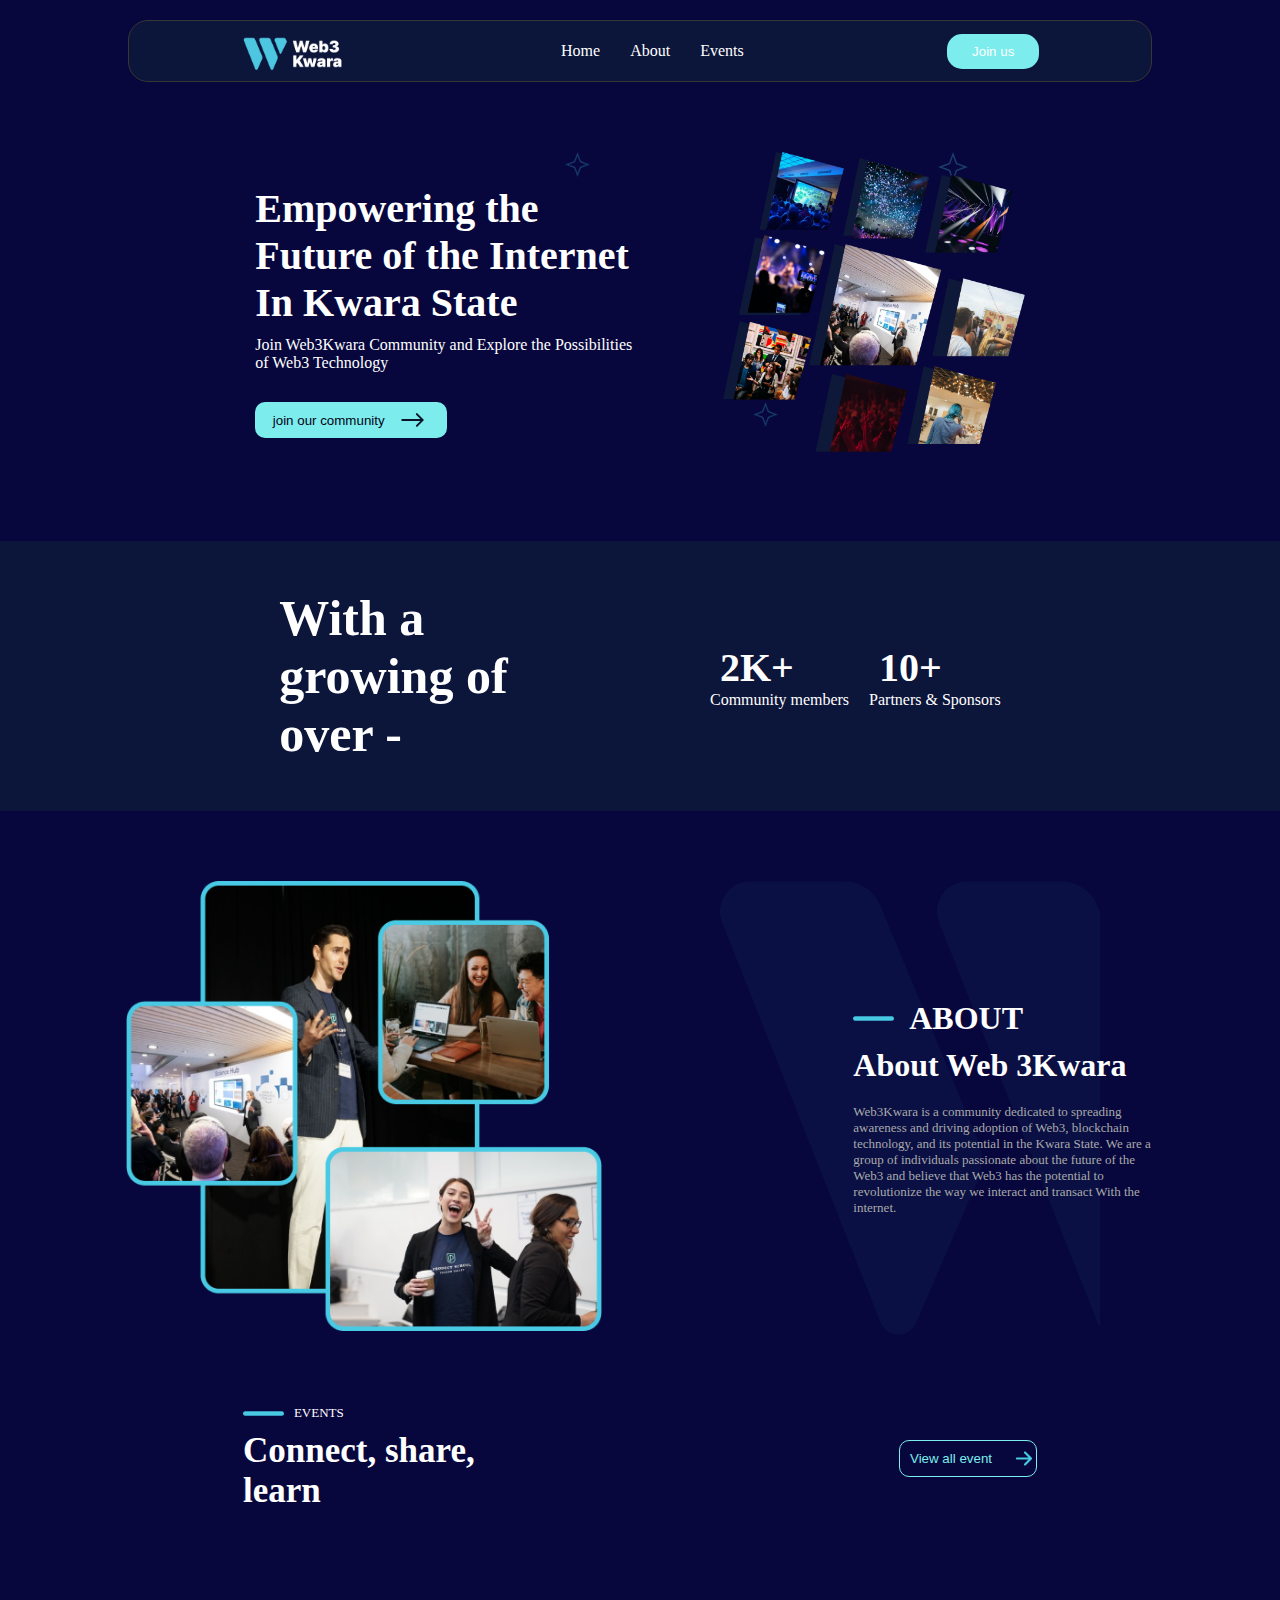
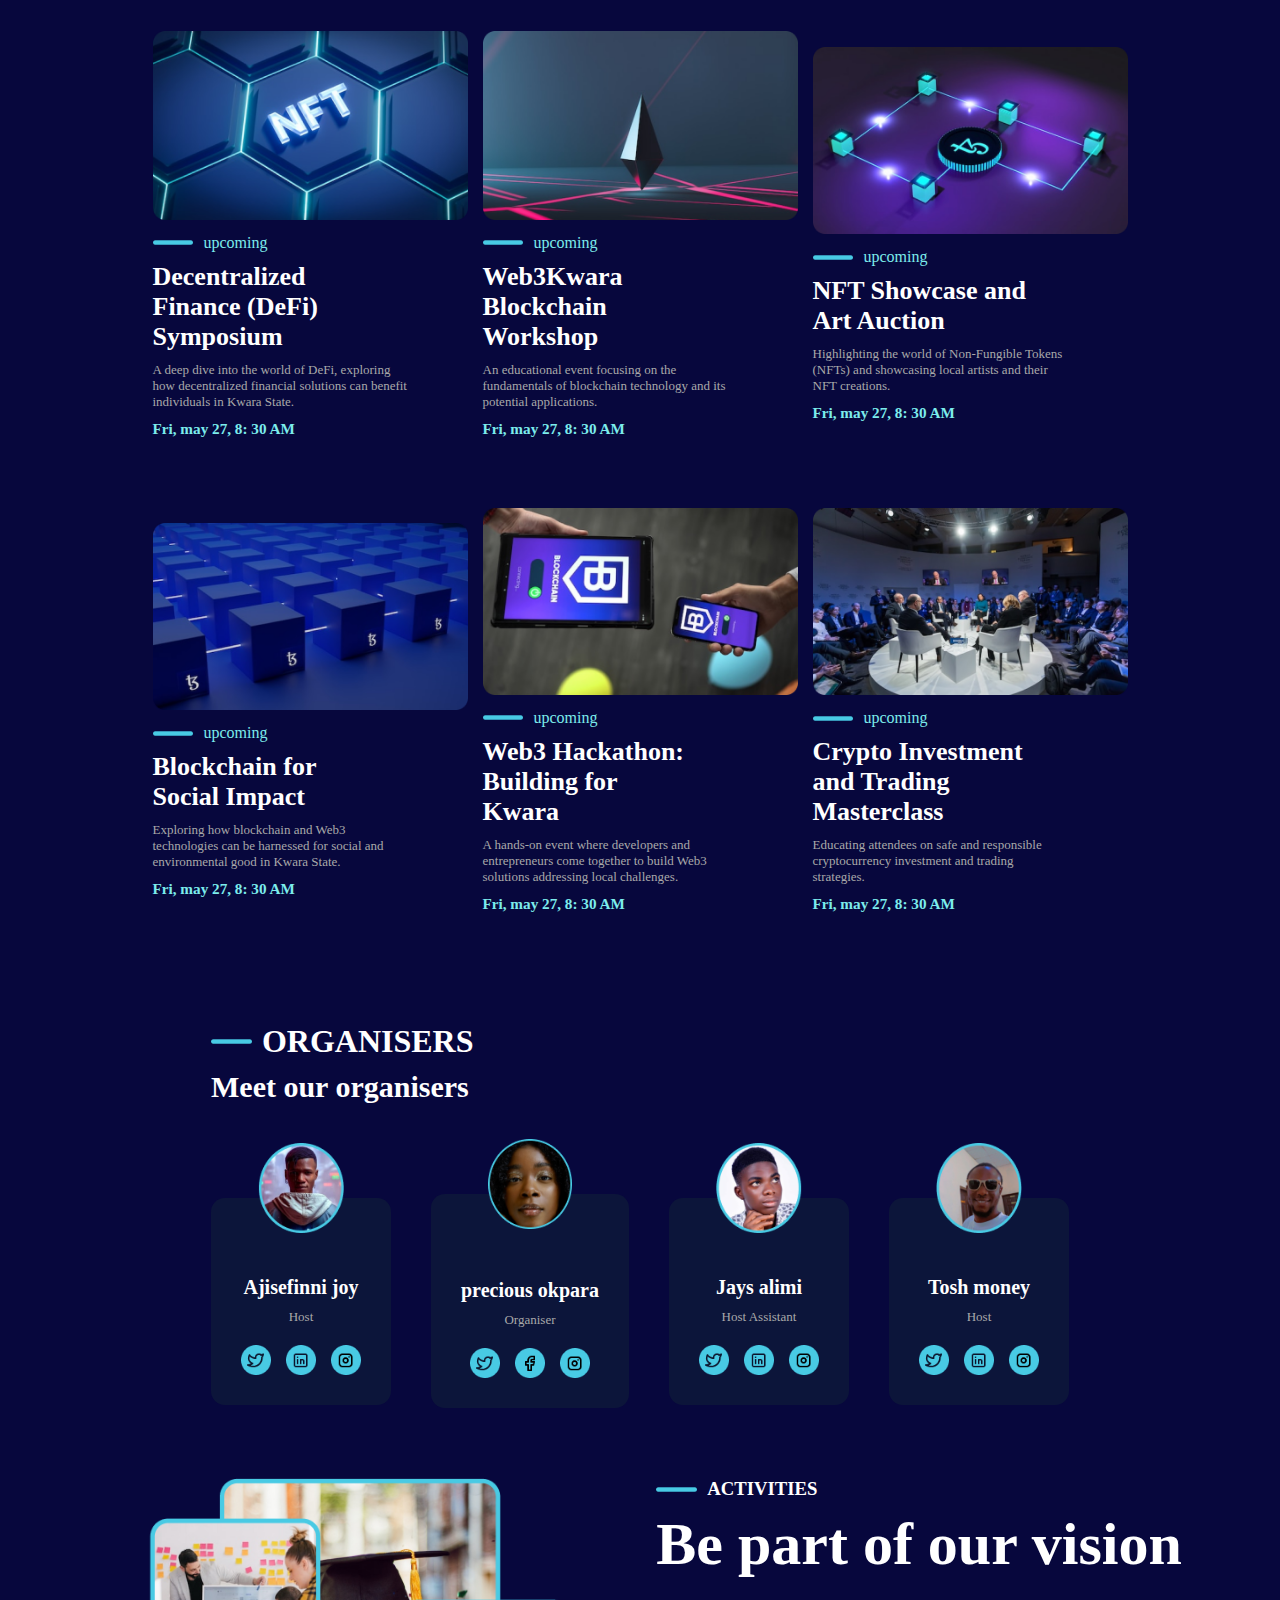
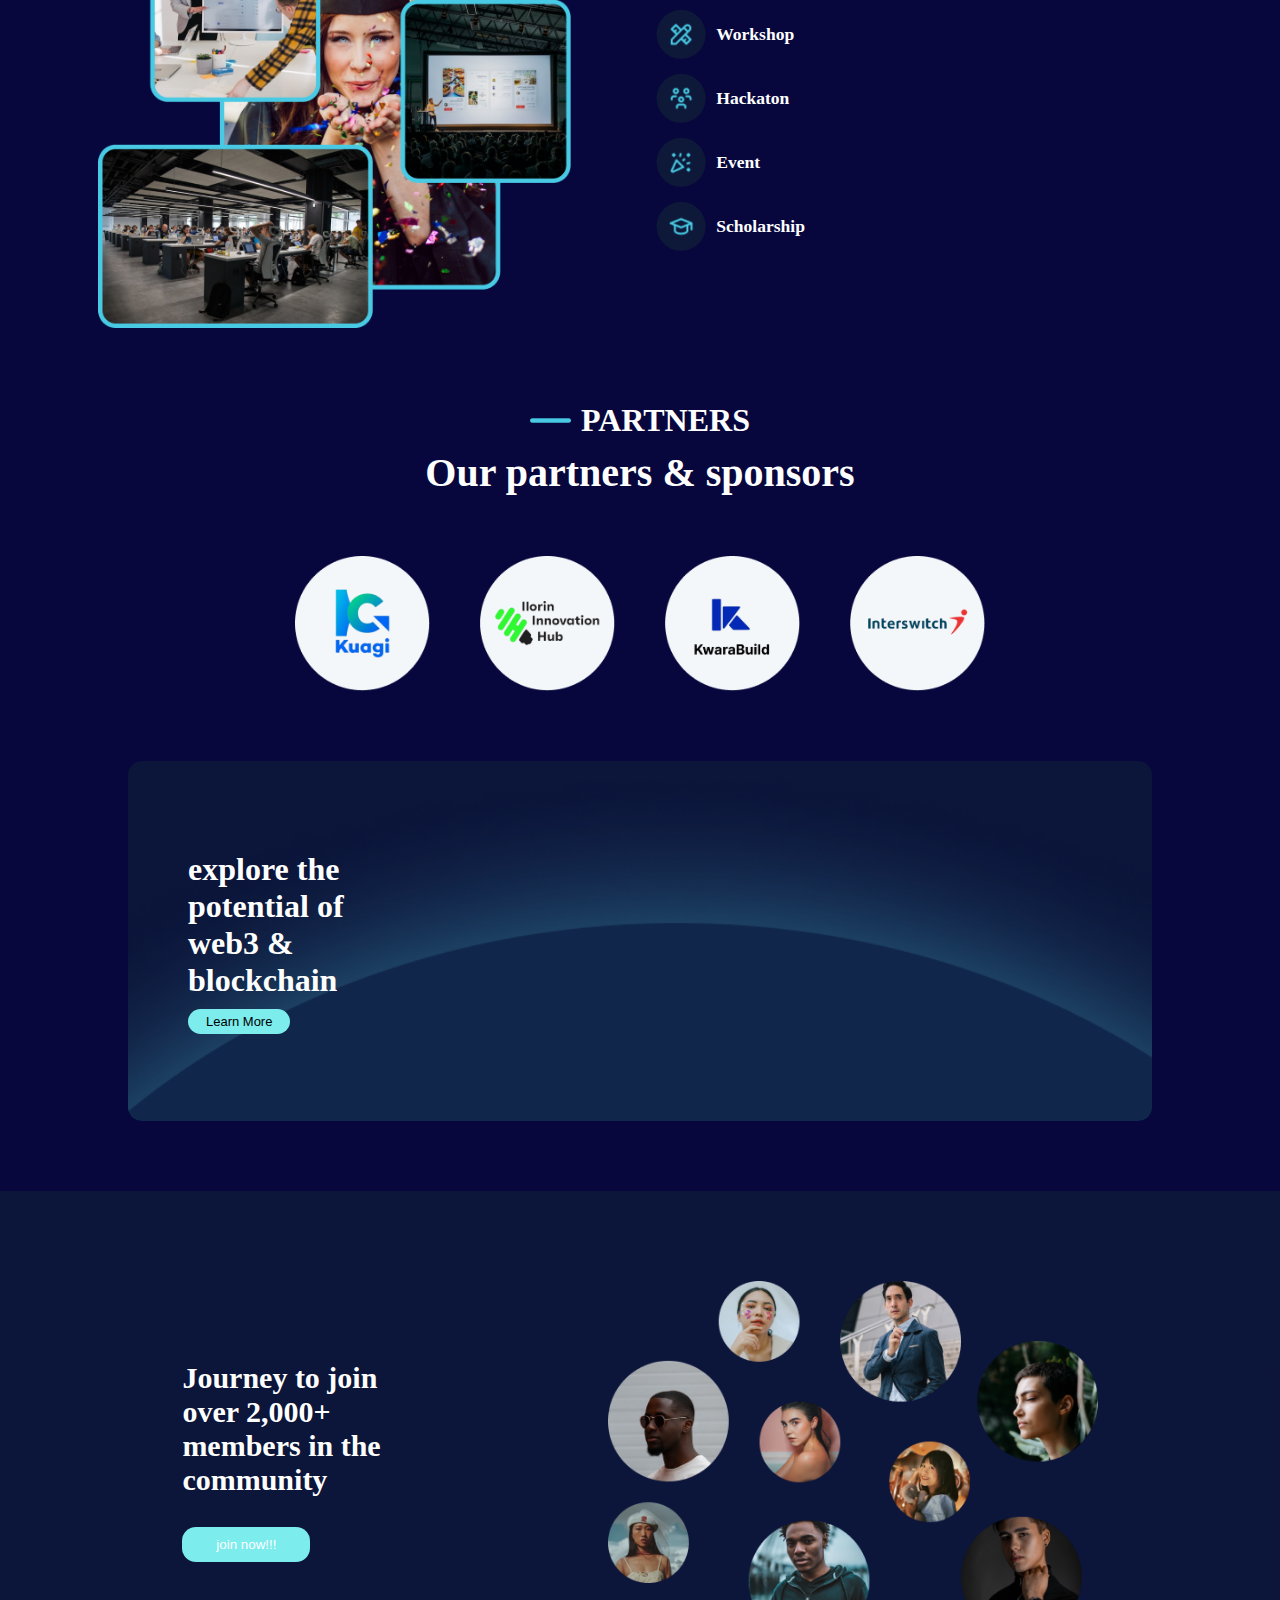
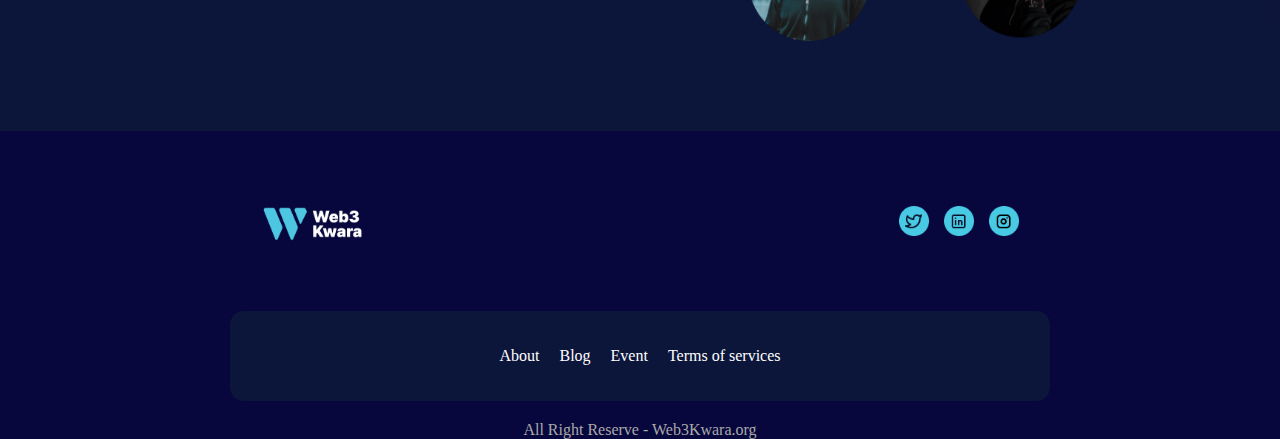
<file: home.html>
<!DOCTYPE html>
<html lang="en">
<head>
    <meta charset="UTF-8">
    <meta name="viewport" content="width=device-width, initial-scale=1.0">
    <title>Web3Kwara figma</title>
    <link rel="stylesheet" href="/home.css">
</head>
<body>
    <main>
        <nav>
            <div class="logo">
                <img src="./Image/Web 3 Kwara web logo-25 1.png" alt="">
                <ul>
                    <li><a href="/home.html">Home</a></li>
                    <li><a href="/about.html">About</a></li>
                    <li><a href="/events.html">Events</a></li>
                </ul>
                <button>Join us</button>
            </div>
        </nav>
        <section class="sec1">
            <div class="fut">
                <div class="power">
                    <h1>Empowering the Future of the Internet In Kwara State</h1>
                    <p>Join Web3Kwara Community and Explore the Possibilities of Web3 Technology</p>
                </div>
                <div class="join">
                    <button><a href="./join-commuity.html">join our community</a></button>
                    <img src="./Image/tabler-icon-arrow-narrow-right.png" alt="">
              </div>
            </div>
            <div>
                <img class="imgg" src="./Image/Group 22.png" alt="">
            </div>
        </section>
        <section class="sec2">
            <div class="over">
               <div class="oveer">
                <h1>With a growing of over -</h1>
               </div>
              <div class="kk">
                 <div class="mem">
                    <h1>2K+</h1>
                    <p>Community members</p>
                 </div>
                 <div class="part">
                      <h1>10+</h1>
                     <p>Partners & Sponsors</p>
                 </div>
              </div>
            </div>
        </section>
        <section class="sec3">
            <div>
                <img class="about" src="./Image/AboutImg.png" alt="">
            </div>
            <div class="abo">
                <div class="awe">
                    <div class="ab">
                        <img src="./Image/Rectangle 7.png" alt="">
                        <h1>ABOUT</h1>
                    </div>
                    <div class="kwa">
                        <h1>About Web 3Kwara</h1>
                    </div>
                </div>
                <div class="web">
                    <p>Web3Kwara is a community dedicated to spreading awareness and driving adoption of Web3, blockchain technology, and its potential in the Kwara State. We are a group of individuals passionate about the future of the Web3 and believe that Web3 has the potential to revolutionize the way we interact and transact With the internet.</p>
                </div>
            </div>
        </section>          
        <section class="sec4">
          <div class="share">
             <div class="event">
                <img src="./Image/Rectangle 7.png" alt="">
                <p>EVENTS</p>
             </div>
                <h1>Connect, share, learn</h1>
          </div>
          <div class="all">
            <button>View all event</button>
            <img src="./Image/tabler-icon-arrow-right.png" alt="">
          </div>
        </section>
        <section class="sec5">
         <div class="deep">
          <div class="defi">
             <div>
                 <img class="imgn" src="./Image/Event1.png" alt="">
             </div>
              <div class="up">
                 <img src="./Image/Rectangle 7.png" alt="">
                 <p>upcoming</p>
              </div>
              <div class="dive">
                   <h1>Decentralized Finance (DeFi) Symposium</h1>
                   <p>A deep dive into the world of DeFi, exploring how decentralized financial solutions can benefit individuals in Kwara State.</p>
                   <h3>Fri, may 27, 8: 30 AM</h3>
              </div>
          </div>
          <div class="block">
             <div>
                  <img class="imgn" src="./Image/Event2.png" alt="">
              </div>
              <div class="up">
                 <img src="./Image/Rectangle 7.png" alt="">
                  <p>upcoming</p> 
              </div>
             <div class="kwara">
                 <h1>Web3Kwara Blockchain Workshop</h1>
                 <p>An educational event focusing on the fundamentals of blockchain technology and its potential applications.</p>
                  <h3>Fri, may 27, 8: 30 AM</h3>
              </div>
          </div>
          <div class="art">
              <div>
                   <img class="imgn" src="./Image/Event3.png" alt="">
             </div>
              <div class="up">
                 <img src="./Image/Rectangle 7.png" alt="">
                  <p>upcoming</p>
              </div>
              <div class="show">
                  <h1>NFT Showcase and Art Auction</h1>
                  <p>Highlighting the world of Non-Fungible Tokens (NFTs) and showcasing local artists and their NFT creations.</p>
                  <h3>Fri, may 27, 8: 30 AM</h3>
               </div>
          </div>
        </div>
        <div class="deep">
           <div class="social">
             <div>
                  <img class="imgn" src="./Image/Event5.png" alt="">
             </div>
              <div class="up">
                  <img src="./Image/Rectangle 7.png" alt="">
                  <p>upcoming</p>
              </div>
              <div class="chain">
                  <h1>Blockchain for Social Impact</h1>
                   <p>Exploring how blockchain and Web3 technologies can be harnessed for social and environmental good in Kwara State.</p>
                   <h3>Fri, may 27, 8: 30 AM</h3>
               </div>
           </div>
           <div class="come">
              <div>
                 <img class="imgn" src="./Image/Event6.png" alt="">
              </div>
              <div class="up">
                  <img src="./Image/Rectangle 7.png" alt="">
                  <p>upcoming</p>
              </div>
              <div class="hack">
                  <h1>Web3 Hackathon: Building for Kwara</h1>
                  <p>A hands-on event where developers and entrepreneurs come together to build Web3 solutions addressing local challenges.</p>
                  <h3>Fri, may 27, 8: 30 AM</h3>
              </div>
           </div>
           <div class="class">
              <div>
                 <img class="imgn" src="./Image/Event8.png" alt="">
              </div>
               <div class="up">
                  <img src="./Image/Rectangle 7.png" alt="">
                  <p>upcoming</p>
              </div>
               <div class="trading">
                  <h1>Crypto Investment and Trading Masterclass</h1>
                  <p>Educating attendees on safe and responsible cryptocurrency investment and trading strategies.</p>
                  <h3>Fri, may 27, 8: 30 AM</h3>
              </div>
           </div>
        </div>
        </section>
        <section class="sec6">
    <div>
          <div class="meet">
            <div class="organ">
                <img src="./Image/Rectangle 7.png" alt="">
                <h1>ORGANISERS</h1>
            </div>
            <h1 class="our">Meet our organisers</h1>
          </div>
        <div class="tosh">
            <div class="organisers">
                <img class="inni" src="./Image/JoysImg.png" alt="">
                <div class="host">
                  <div class="joy">
                     <h1>Ajisefinni joy</h1>
                     <p>Host</p>
                  </div>
                  <div class="ggg">
                     <img src="./Image/Group 2.png" alt="">
                     <img src="./Image/Group 3.png" alt="">
                     <img src="./Image/Group 4.png" alt="">
                  </div>
               </div>
            </div>
         <div class="organisers">
              <img class="inni" src="./Image/PreciousImg.png" alt="">
              <div class="host">
                   <div class="joy">
                       <h1>precious okpara</h1>
                        <p>Organiser</p>
                   </div>
                 <div class="ggg">
                      <img src="./Image/Group 2.png" alt="">
                      <img src="./Image/Group 5.png" alt="">
                      <img src="./Image/Group 4.png" alt="">
                  </div>
               </div>
         </div>
        <div class="organisers">
             <img class="inni" src="./Image/JaysImg.png" alt="">
            <div class="host">
                <div class="joy">
                   <h1>Jays alimi</h1>
                   <p>Host Assistant</p>
               </div>
               <div class="ggg">
                    <img src="./Image/Group 2.png" alt="">
                    <img src="./Image/Group 3.png" alt="">
                   <img src="./Image/Group 4.png" alt="">
               </div>
             </div>
        </div>
       <div class="organisers">
           <img class="inni" src="./Image/ToshImg.png" alt="">
        <div class="host">
            <div class="joy">
                <h1>Tosh money</h1>
                <p>Host</p>
             </div>
           <div class="ggg">
             <img src="./Image/Group 2.png" alt="">
             <img src="./Image/Group 3.png" alt="">
             <img src="./Image/Group 4.png" alt="">
           </div>
         </div>
       </div>
      </div>
    </div>
        </section>
        <section class="sec7">
        <div class="toop">
                <div>
                    <img class="act" src="./Image/ActivitiesImg.png" alt="">
                </div>
            <div class="ship">
              <div class="ties">
                  <div class="tan">
                     <img src="./Image/Rectangle 7.png" alt="">
                    <h3>ACTIVITIES</h3>  
                  </div>
                  <div class="our">
                     <h1>Be part of our vision</h1>
                  </div>
              </div>
              <div class="alcon">
                   <div class="icon">
                      <img src="./Image/Workshop Icon.png" alt="">
                      <h3>Workshop</h3>
                  </div>
                  <div class="icon">
                      <img src="./Image/Hackaton Icon.png" alt="">
                      <h3>Hackaton</h3>
                  </div>
                      <div class="icon">
                    <img src="./Image/EventIcon.png" alt="">
                      <h3>Event</h3>
                  </div>
                  <div class="icon">
                     <img src="./Image/ScholarshipIcon.png" alt="">
                     <h3>Scholarship</h3>
                  </div>
              </div>
            </div>
        </div>
        </section>
        <section class="sec8">
         <div class="kuaggo">
            <div class="now">
                <div class="tan">
                    <img src="./Image/Rectangle 7.png" alt="">
                   <h1>PARTNERS</h1>  
                </div>
                <div class="ourr">
                   <h1>Our partners & sponsors</h1>
                </div>
            </div>
            <div class="kuag">
                <img src="./Image/KuagiLogo.png" alt="">
                <img src="./Image/INHLogo.png" alt="">
                <img src="./Image/KwaraguildLogo.png" alt="">
                <img src="./Image/InterswithLogo.png" alt="">
            </div>
         </div>
        </section>
        <section class="sec9">
          <div class="explore">
            <div class="exp">
                <h1>explore the potential of web3 & blockchain</h1>
                <button>Learn More</button>
            </div>
          </div>  
        </section>
        <section class="sec10">
          <div class="community">
            <div class="joit">
                <h1>Journey to join over 2,000+ members in the community</h1>
                <button>join now!!!</button>
            </div>
            <img class="unity" src="./Image/CommunityMem Img.png" alt="">
          </div>
        </section>
        <section class="sec11">
           <div class="nerd">
            <img class="goo" src="./Image/Web 3 Kwara web logo-25 1.png" alt="">
            <div class="ggg">
                <img src="./Image/Group 2.png" alt="">
                <img src="./Image/Group 3.png" alt="">
                <img src="./Image/Group 4.png" alt="">
             </div>
           </div>
        </section>
        <footer>
               <div class="under">
                    <a href="/about.html">About</a>
                    <a href="/blog.html">Blog</a>
                    <a href="/events.html">Event</a>
                    <a href="/terms.html">Terms of services</a>
               </div>
            <p class="pp">All Right Reserve - Web3Kwara.org</p>
        </footer>
    </main>
</body>
</html>
</file>
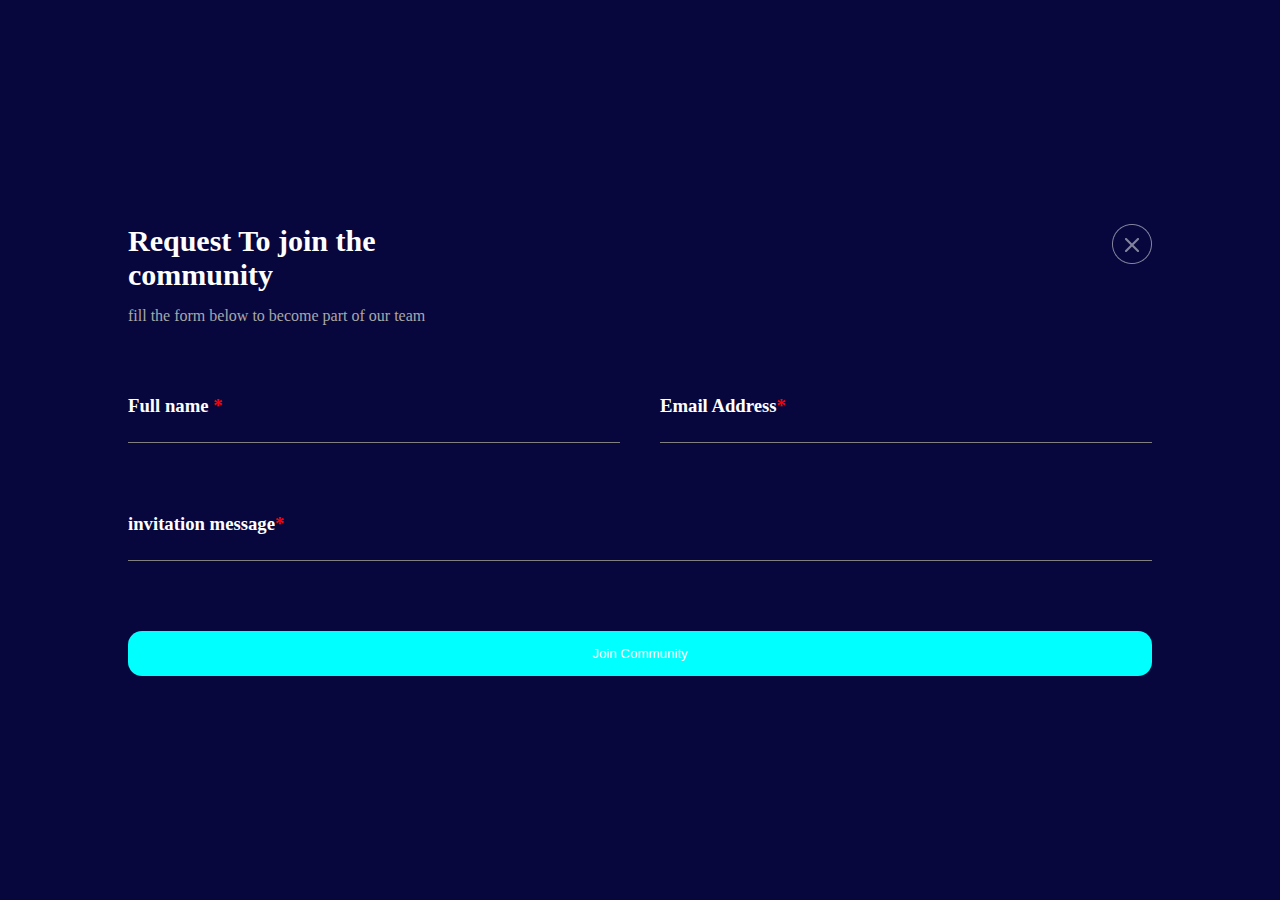
<file: join-commuity.html>
<!DOCTYPE html>
<html lang="en">
<head>
    <meta charset="UTF-8">
    <meta name="viewport" content="width=device-width, initial-scale=1.0">
    <title>join</title>
    <link rel="stylesheet" href="join community.css">
</head>
<body>
    <section class="sec1">
       <div  class="req">
        <div class="unity">
            <h1>Request To join the community</h1>
            <P>fill the form below to become part of our team</P>
        </div>
         <img src="./Image/Group 38.png" alt="">
       </div>
        <div class="name">
           <div class="full">
                <h3>Full name <span class="star">*</span></h3>
                <input type="text">
           </div>
           <div class="address">
             <h3>Email Address<span class="star">*</span></h3>
             <input type="email">
           </div>
        </div>
        <div class="email">
            <h3>invitation message<span class="star">*</span></h3>
            <input type="text">
        </div>
        <button>Join Community</button>
    </section>
    
</body>
</html>
</file>
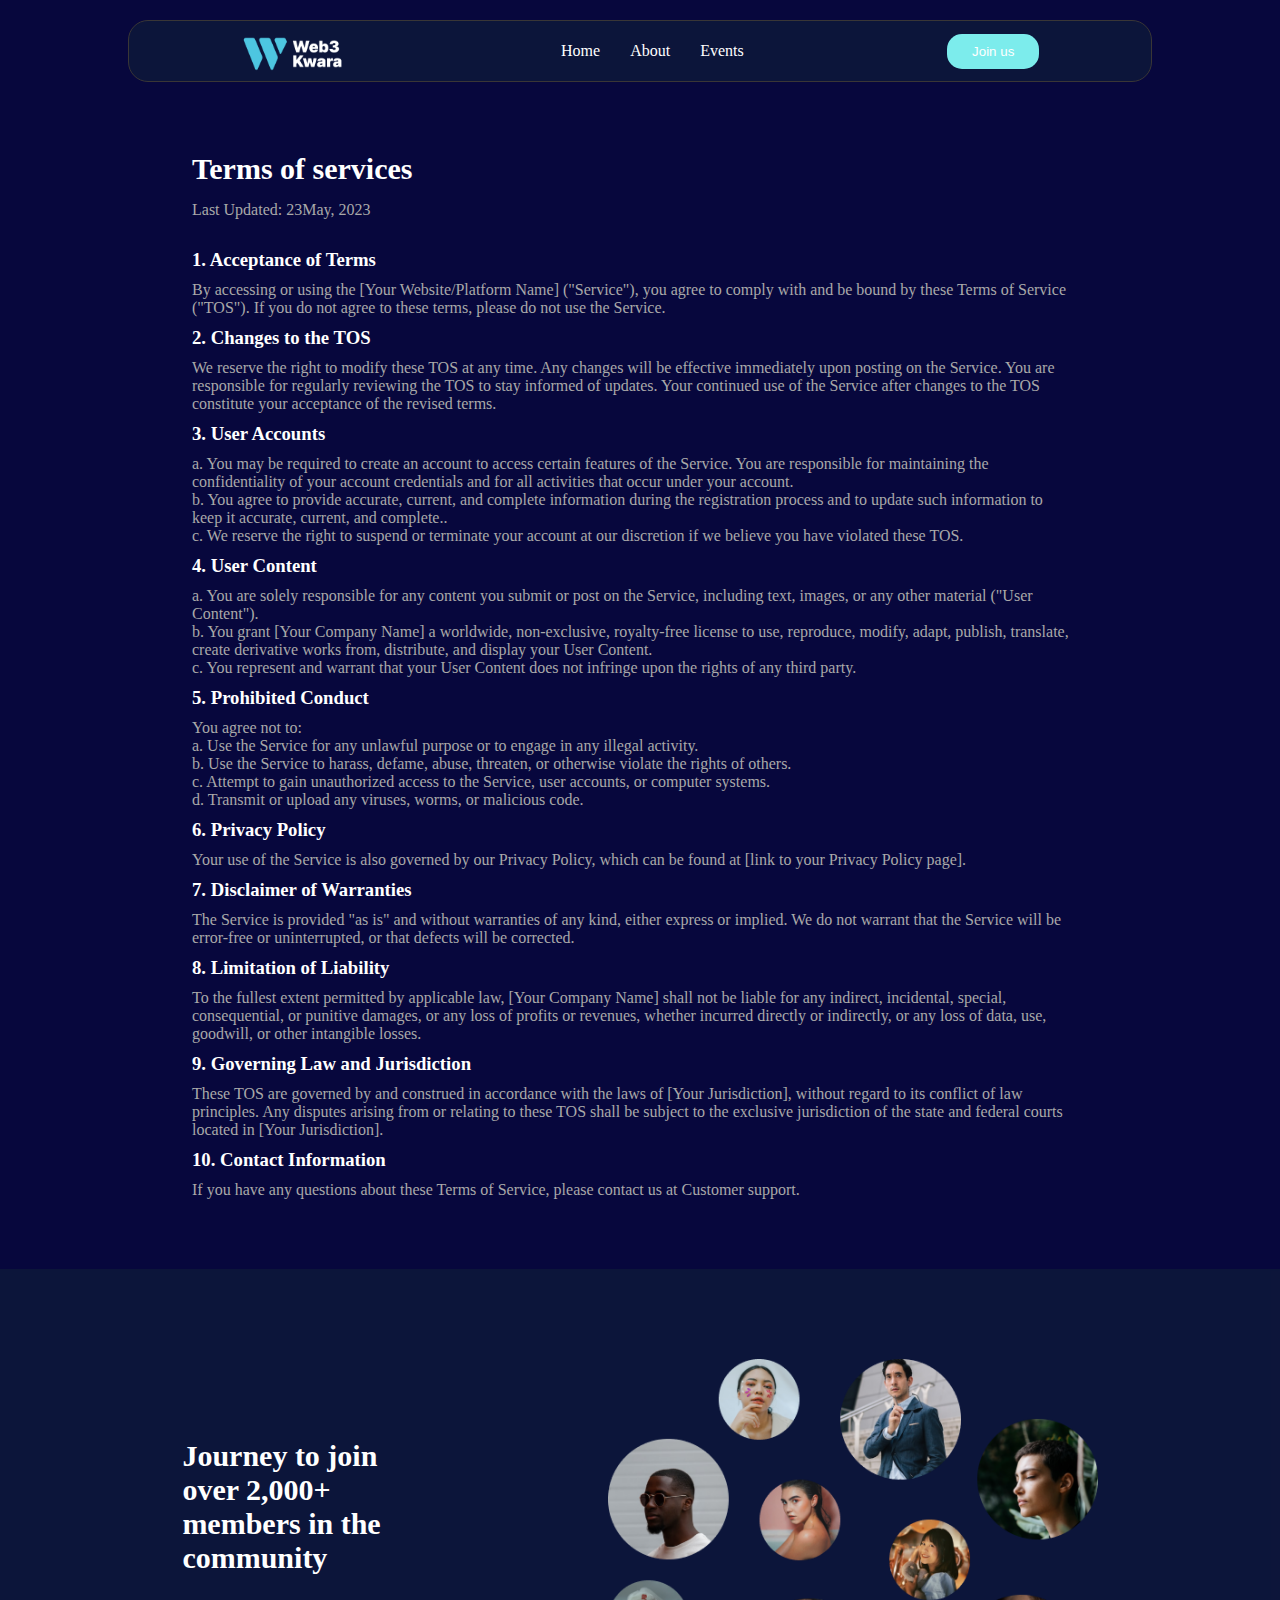
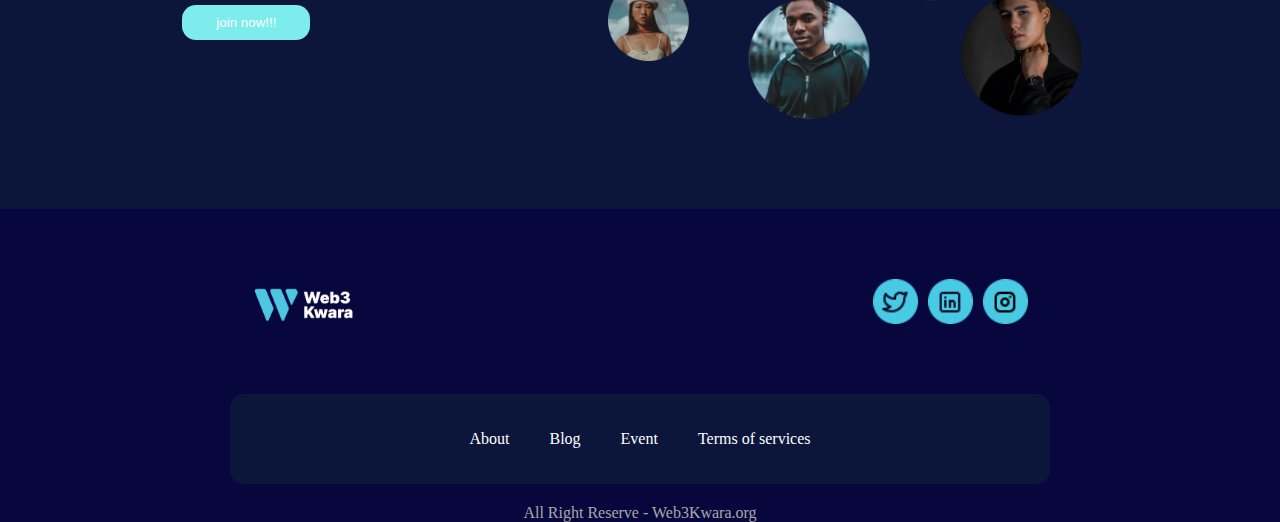
<file: terms.html>
<!DOCTYPE html>
<html lang="en">
<head>
    <meta charset="UTF-8">
    <meta name="viewport" content="width=device-width, initial-scale=1.0">
    <title>Terms</title>
    <link rel="stylesheet" href="terms.css">
</head>
<body>
    <main>
        <div class="logo">
            <img src="./Image/Web 3 Kwara web logo-25 1.png" alt="">
            <ul>
                <li><a href="home.html">Home</a></li>
                <li><a href="about.html">About</a></li>
                <li><a href="events.html">Events</a></li>
            </ul>
            <button>Join us</button>
        </div>
    </nav>
    <section class="sec1">
    <div class="number">
        <div class="terms">
            <h1>Terms of services</h1>
            <p>Last Updated: 23May, 2023</p>
        </div>
        <div class="changes">
          <div class="one">
              <h3> 1. Acceptance of Terms</h3>
              <p>By accessing or using the [Your Website/Platform Name] ("Service"), you agree to comply with and be bound by these Terms of Service ("TOS"). If you do not agree to these terms, please do not use the Service.</p>
          </div>
          <div class="two">
             <h3> 2. Changes to the TOS</h3>
             <p> We reserve the right to modify these TOS at any time. Any changes will be effective immediately upon posting on the Service. You are responsible for regularly reviewing the TOS to stay informed of updates. Your continued use of the Service after changes to the TOS constitute your acceptance of the revised terms.</p>
          </div>
           <div class="user">
             <h3> 3. User Accounts</h3>
           </div>
           <div class="three">
                <p> a. You may be required to create an account to access certain features of the Service. You are responsible for maintaining the confidentiality of your account credentials and for all activities that occur under your account.</p> 
                <p>b. You agree to provide accurate, current, and complete information during the registration process and to update such information to keep it accurate, current, and complete..</p>
                <p> c. We reserve the right to suspend or terminate your account at our discretion if we believe you have violated these TOS.</p>
           </div>
          <div class="user">
              <h3> 4. User Content</h3>
          </div>
          <div class="four">
                <p> a. You are solely responsible for any content you submit or post on the Service, including text, images, or any other material ("User Content").</p>
                <p> b. You grant [Your Company Name] a worldwide, non-exclusive, royalty-free license to use, reproduce, modify, adapt, publish, translate, create derivative works from, distribute, and display your User Content.</p>
                <p> c. You represent and warrant that your User Content does not infringe upon the rights of any third party.</p>
          </div>
           <div class="user">
             <h3> 5. Prohibited Conduct</h3>
            </div>
            <div class="five">
                <p> You agree not to:</p>
                <p> a. Use the Service for any unlawful purpose or to engage in any illegal activity. </p>
                <p>b. Use the Service to harass, defame, abuse, threaten, or otherwise violate the rights of others.</p>
                <p> c. Attempt to gain unauthorized access to the Service, user accounts, or computer systems.</p>
                <p> d. Transmit or upload any viruses, worms, or malicious code.</p>
            </div>
          <div class="six">
             <h3> 6. Privacy Policy </h3>
             <p>Your use of the Service is also governed by our Privacy Policy, which can be found at [link to your Privacy Policy page].</p>
          </div>
           <div class="claimer">
              <h3>7. Disclaimer of Warranties</h3>
              <p>  The Service is provided "as is" and without warranties of any kind, either express or implied. We do not warrant that the Service will be error-free or uninterrupted, or that defects will be corrected.</p>
           </div>
          <div class="limit">
             <h3> 8. Limitation of Liability</h3>
             <p> To the fullest extent permitted by applicable law, [Your Company Name] shall not be liable for any indirect, incidental, special, consequential, or punitive damages, or any loss of profits or revenues, whether incurred directly or indirectly, or any loss of data, use, goodwill, or other intangible losses.</p>
          </div>
          <div class="law">
              <h3> 9. Governing Law and Jurisdiction</h3>
              <p> These TOS are governed by and construed in accordance with the laws of [Your Jurisdiction], without regard to its conflict of law principles. Any disputes arising from or relating to these TOS shall be subject to the exclusive jurisdiction of the state and federal courts located in [Your Jurisdiction]. </p>
          </div>
           <div class="contact">
             <h3>10. Contact Information</h3>
             <p> If you have any questions about these Terms of Service, please contact us at Customer support.</p>
           </div>
        </div>
    </div>
    </section>
    <section class="sec2">
        <div class="community">
        <div class="joit">
            <h1>Journey to join over 2,000+ members in the community</h1>
            <button>join now!!!</button>
        </div>
          <img class="unity" src="./Image/CommunityMem Img.png" alt="">
        </div>
    </section>
    <section class="sec3">
        <div class="nerd">
            <img class="goo" src="./Image/Web 3 Kwara web logo-25 1.png" alt="">
            <div class="ggg">
                <img src="./Image/Group 2.png" alt="">
                <img src="./Image/Group 3.png" alt="">
                <img src="./Image/Group 4.png" alt="">
            </div>
        </div>
    </section>
    <footer>
        <div class="under">
            <a href="/about.html">About</a>
            <a href="/about.html">Blog</a>
            <a href="/about.html">Event</a>
            <a href="/about.html">Terms of services</a>  
       </div>
        <p class="pp">All Right Reserve - Web3Kwara.org</p>
    </footer>
    </main> 
</body>
</html>
</file>
<file: home.css>
*{
    margin: 0;
    padding: 0;
    box-sizing: border-box;
}
main{
    min-height: 100vh;
    width: 100%;
    background-color: rgb(7, 7, 61);
    display: flex;
    flex-direction: column;
    align-items: center;
    gap: 70px;
}
nav{
    display: flex;
    align-items: center;
    justify-content: center;
    width: 100%;
}
.logo{
    display: flex;
    align-items: center;
    justify-content: space-around;
    background-color:  #0E1939CC;
    width: 80%;
    padding: 10px;
    margin-top: 20px;
    border: 1px solid rgb(57, 54, 54);
    border-radius: 20px;
    cursor: pointer;
}
.logo img{
    height: 40px;
}
.logo ul{
    list-style: none;
    display: flex;
    gap: 30px;
}
.logo ul a:hover{
    color:  rgb(124, 236, 236);;
}
.logo ul a{
    color: white;
    text-decoration: none;
}
.logo button{
    background-color: rgb(124, 236, 236);
    color: white;
    padding: 10px 25px;
    border-radius: 15px;
    border: none;
    cursor: pointer;
}
.logo button:hover{
    background-color:white;
    color: black;
}
.sec1{
    display: flex;
    align-items: center;
    justify-content: center;
    gap: 80px;
    background-image: url(./Image/Star\ 2.png), url(/Image/Star\ 2.png), url(/Image/Star\ 2.png);
    background-repeat: no-repeat;
    background-position: 45% 0%, 75% 0%,60% 85%;
    background-size: 25px,30px;
    width: 100%;
}
.power{
    display: flex;
    align-items: center;
    justify-content: center;
    flex-direction: column;
    gap: 10px;
    color: white;
}
.fut{
    display: flex;
    flex-direction: column;
    gap: 30px;
}
.power h1{
    font-size: 40px;
    width: 30vw;
}
.power p{
    font-size: 16px;
    width: 30vw;
}
.imgg{
    height: 35vh;
}
.join{
    display: flex;
    background-color: rgb(124, 236, 236); 
    align-items: center;
    justify-content: center;
    gap: 10px;
    width: 15vw;
    border-radius: 10px;
}
.join button{
    text-decoration: none;
    background-color: rgb(124, 236, 236);
    border: none;  
}
.join button a{
    color: rgb(5, 5, 23);
    text-decoration: none;
}
.sec2{
    display: flex;
    align-items: center;
    justify-content: center;
    background-color:  #0E1939CC;
    height: 30vh;
    width: 100%;
}
.over{
    display: flex;
    align-items: center;
    justify-content: space-around;
    width: 65%;
}
.oveer{
    font-size: 25px;
    width: 25vw;
    color: white;
}
.kk{
    display: flex;
    gap: 20px;
}
.part h1, .mem h1{
    font-size: 40px;
    padding-left: 10px;
}
.mem,.part{
    color: white;
}
.about{
    height: 50vh;
}
.web{
    display: flex;
    flex-direction: column;
    justify-content: center;
    gap: 10px;
    color: white;
}
.web p{
    width: 23.5vw;
    color: darkgrey;
    font-size: small;

}
.rec p,.event p{
    font-size: small;
    color: white;
}
.rec{
    display: flex;
    align-items: center;
    gap: 10px;
}
.ab{
    display: flex;
    align-items: center;
    gap: 15px;
}
.awe{
    display: flex;
    flex-direction: column;
    gap: 10px;
}
.ab h1{
    color:white;
}
.ab img,.event img,.up img,.organ img,.tan img{
    height: 5px;
    border: none;
}
.kwa{
    color: white;
}
.rectan{
    display: flex;
    flex-direction: column;
    align-items: flex-start;
    justify-content: center;
    gap: 10px;
}
.sec3{
    width: 100%;
    display: flex;
    align-items: center;
    justify-content: space-around;
    background-image: url(./Image/W\ Doddle.png);
    background-repeat: no-repeat;
    background-position: 80%;
    background-size: contain;
}
.abo{
    display: flex;
    flex-direction: column;
    gap: 20px;
}
.event{
    display: flex;
    gap: 10px;
    align-items: center;
}
.share h1{
    color: white;
    width: 20vw;
    font-size: 35px;
}
.share{
    display: flex;
    flex-direction: column;
    gap: 10px;
}
.sec4{
    display: flex;
    align-items: center;
    justify-content: center;
    gap: 400px;
}
.all{
    display: flex;
    align-items: center;
    justify-content: center;
    gap: 10px;
    border:rgb(124, 236, 236) 1px solid ;
    border-radius: 10px;
}
.all button{
    background-color: transparent;
    color:  rgb(124, 236, 236); 
    border: none;
    padding: 10px 10px;
}
.deep{
    display: flex;
    align-items: center;
    justify-content: center;
    gap: 15px;
}
.deep h1{
    color: white;
}
.deep p{
    color: darkgrey; ;
}
.deep h3{
    color: rgb(124, 236, 236); 
}
.up{
    display: flex;
    align-items: center;
    gap: 10px;
}
.up p{
    color: rgb(124, 236, 236); 
}
.imgn{
    width: 35vh;
}
.dive,.kwara,.show,.hack,.trading{
    width: 20vw;
    font-size: small;
}
.dive h1{
    width: 17vw;
}
.dive,.kwara,.art,.social,.come,.class{
    display: flex;
    flex-direction: column;
    gap: 10px;
}
.defi,.block,.show,.chain,.hack,.trading{
    display: flex;
    flex-direction: column;
    gap: 10px;
}
.kwara h1{
    width: 14vw;
}
.show h1{
    width: 17vw;
}
.chain{
    font-size:small;
    width: 19.5vw;
}
.chain h1{
    width: 15vw;
}
.hack h1{
    width: 16vw;  
}
.sec5{
    display: flex;
    flex-direction: column;
    gap: 70px;
    margin-top: 50px;
}
.meet{
    display: flex;
    flex-direction: column;
    gap: 10px;
}
.organ{
    display: flex;
    gap: 10px;
    align-items: center;
}
.organ h1,.our{
    color: white;
}
.our{
    font-size: 30px;
}
.ggg{
    display: flex;
    gap: 15px;
}
.ggg img{
    height: 30px;
}
.joy,.para{
    color: white;
    display: flex;
    gap: 10px;
    flex-direction: column;
    margin-top: 40%;
}
.joy p,.para p{
    color: darkgray;
    font-size: small;
}
.joy h1{
    font-size: 20px;
}
.host{
    display: flex;
    flex-direction: column;
    gap: 20px;
    background-color:  #0E1939CC;
    border-radius: 14px;
    padding: 30px;
    align-items: center;
}
.inni{
    height: 10vh;
    position: relative;
    top: 35px;
}
.organisers{
    display: flex;
    flex-direction: column;
    align-items: center;
    justify-content: center;
}
.tosh{
    display: flex;
    align-items: center;
    gap: 40px;
    text-align: center;
}
.sec6{
    display: flex;
    align-items: center;
    justify-content: center;
    margin-top: 40px;
}
.act{
    height: 50vh;
}
.tan{
    display: flex;
    gap: 10px;
    color: white;
    align-items: center;
}
.ourr{
    color: white;
    font-size: 20px;
}
.icon{
    display: flex;
    gap: 10px;
    align-items: center;
    color: white;
    font-size: 15px;
}
.icon img{
    height: 50px;
}
.alcon{
    display: flex;
    gap: 14px;
    flex-direction: column;
}
.ship{
    display: flex;
    gap: 30px;
    flex-direction: column;
}
.ties{
    display: flex;
    flex-direction: column;
    gap: 10px;
}
.toop{
    display: flex;
    gap: 85px;
}
.sec7{
    display: flex;
    flex-direction: column;
    align-items: center;
    justify-content: center;
}
.now{
    display: flex;
    flex-direction: column;
    gap: 10px;
    align-items: center;
}
.kuag img{
    height: 15vh;
}
.kuag{
    display: flex;
    gap: 50px;
}
.kuaggo{
    display: flex;
    flex-direction: column;
    align-items: center;
    gap: 60px;
}
.sec8{
    display: flex;
    align-items: center;
    justify-content: center;
}
.explore{
    display: flex;
    flex-direction: column;
    gap: 20px;
    width: 100%;
    padding:20px 20px 0 20px;
    background: url(./Image/Ellipse\ 48.png);
    background-size: cover;
    background-position: center;
    border-radius: 14px;
    height: 40vh;
} 
.text{
    display: flex;
    flex-direction: column;
    gap: 10px;
}
.explore h1{
    color: white;
    width: 18vw;
}

.exp{
    display: flex;
    flex-direction: column;
    margin-top: 70px;
    gap: 10px;
    margin-left: 40px;
}
.explore button{
    background-color:  rgb(124, 236, 236); 
    width: 8vw;
    padding: 5px;
    border: none;
    border-radius: 14px;
    font-size: small;
}

.sec9{
    display: flex;
    flex-direction: column;
    align-items: center;
    justify-content: center;
    width: 80%;
    background-color: #0E1939CC;
    border-radius: 14px;
}
.joit{
    display: flex;
    flex-direction: column;
    gap: 30px;
}
.joit h1{
    color: white;
    width: 19vw;
    font-size: 30px;
}
.joit button{
    background-color:  rgb(124, 236, 236);
    color: white;
    width: 10vw;
    border: none;
    border-radius: 14px;
    padding: 10px;
}
.unity{
    height: 40vh;
}
.community{
    display: flex;
    align-items: center;
    justify-content: space-evenly;
    background-color: #0E1939CC;
    width: 100%;
    height: 60vh;
}
.sec10{
    display: flex;
    align-items: center;
    justify-content: center;
    width: 100%;
}
.nerd{
    display: flex;
    align-items: center;
    justify-content: space-around;
}

.sec11{
    width: 100%;
}
.goo{
    height: 40px;
}
.under{
    display: flex;
    list-style: none;
    gap: 20px;
    background-color: #0E1939CC;
    width: 80%;
    height: 10vh;
    border-radius: 14px;
    align-items: center;
    justify-content: center;
    cursor: pointer;
}
.under a:hover{
    color: aqua;
}
.under a{
    text-decoration: none;
    color: white;
}
footer{
    display: flex;
    align-items: center;
    justify-content: center;
    flex-direction: column;
    gap: 20px;
    width: 80%;
}
.pp{
    color: darkgray;
}

@media screen and (max-width: 950px)
{
    main{
        gap: 50px;
    }
 li{
    display: none;
 }
 .sec1{
    flex-direction: column;
    gap: 15px;
 }
 
 .power h1{
    font-size: 30px;
    width: 75vw;
    text-align: center;
 }
 .power p{
    width: 70vw;
    text-align: center;
    line-height: 20px;
 }
 .join{
    width: 60vw;
 }
 .fut{
    align-items: center;
    justify-content: center;
    gap: 10px;
 }
 .imgg,.about,.act{
    height: 40vh;
 }
 .over{
    flex-direction: column;
    gap: 10px;
 }
 .oveer{
    width: 75vw;
    text-align: center;
    font-size: 20px;
 }
 .mem p,.kk p{
    width: 20vw;
 }
 .sec2{
    height: 30vh;
    align-items: center;
 }
 .sec3{
    flex-direction: column-reverse;
    gap: 20px;
 }
 .abo{
    align-items: center;
 }
 .web p{
    width: 70vw;
    font-size: medium;
    text-align: center;
 }
 .sec4{
    flex-direction: column;
    gap: 15px;
 }
 .share h1{
    width: 85vw;
 }
 .deep{
    flex-direction: column;
 }
 .dive h1,.kwara h1,.show h1,.chain h1,.hack h1,.trading h1{
    width: 75vw;
 }
 .dive p,.kwara p,.show p,.chain p,.hack p,.trading p{
    width: 75vw;
 }
 .dive h3,.kwara h3,.show h3,.chain h3,.hack h3,.trading h3{
    width: 40vw;
 }
 .sec5{
    gap: 10px; 
    margin-top: 0px;
 }
 .tosh{
    flex-direction: column;
    gap: 0px;
 }
 .sec6{
    margin: 0px;
 }
 .our{
    font-size: 25px;
 }
 .toop{
    flex-direction: column;
    align-items: center;
    gap: 10px;
 }
 .ties{
    align-items: center;
 }
 .sec8{
    display: flex;
    flex-direction: column;
    align-items: center;
    justify-content: center;
    text-align: center;
    width: 100%;
 }
 .ship{
    align-items: center;
 }
 .kuag,.alcon{
    display: grid;
    grid-template-columns: 1fr 1fr;
    align-items: center;
    justify-content: center;
    width: 60%;
    gap: 15px;
 }
 .kuag img{
    height: 15vh;
 }
 .ourr h1{
    width: 88vw;
 }
 .sec9{
    width: 90%;
 }
 .exp h1{
    width: 68vw;
    text-align: center;
 }
 .exp button{
    width: 50vw;
 }
 .exp{
    align-items: center;
 }
 .community{
    flex-direction: column;
 }
 .joit{
    align-items: center;
    gap: 10px;
 }
 .unity{
    height: 30vh;
 }
 .joit h1{
    width: 75vw;
    text-align: center;
 }
 .joit  button{
    width: 50vw;
 }
 .pp{
    margin-bottom: 20px;
}
.under{
    flex-direction: column;
    height: 20vh;
    gap: 10px;
    width: 55%;
}
 .share{
    align-items: center;
 }
}
</file>
<file: about.css>
*{
    margin: 0;
    padding: 0;
    box-sizing: border-box;
}
main{
    min-height: 100vh;
    width: 100%;
    background-color: rgb(7, 7, 61);
    display: flex;
    flex-direction: column;
    align-items: center;
    gap: 70px;
}
nav{
    display: flex;
    align-items: center;
    justify-content: center;
    width: 100%;
}
.logo{
    display: flex;
    align-items: center;
    justify-content: space-around;
    background-color:  #0E1939CC;
    width: 80%;
    padding: 10px;
    margin-top: 20px;
    border: 1px solid rgb(57, 54, 54);
    border-radius: 20px;
    cursor: pointer;
}
.logo img{
    height: 40px;
}
.logo ul{
    list-style: none;
    display: flex;
    gap: 30px;
}
.logo ul a:hover{
    color:  rgb(124, 236, 236);;
}
.logo ul a{
    color: white;
    text-decoration: none;
}
.logo button{
    background-color: rgb(124, 236, 236);
    color: white;
    padding: 10px 25px;
    border-radius: 15px;
    border: none;
    cursor: pointer;
}
.logo button:hover{
    background-color:white;
    color: black;
}
.group img{
    height: 35vh;
}
.group{
    display: flex;
    align-items: center;
    color: white;
}
.group p{
    color: darkgray;
    width: 25vw;
    text-align: center;
    font-size: small;
}
.group h1{
    width: 50vw;
    text-align: center;
    font-size: 50px;
}
.sec1{
    display: flex;
    align-items: center;
    justify-content: center;
}
.mission{
    display: flex;
    gap: 20px;
    flex-direction: column;
    align-items: center;
}
.grow{
    display: flex;
    width: 100%;
    justify-content: space-evenly; 
}
.job{
    display: flex;
    flex-direction: column;
    color: white;
    gap: 40px;
}
.job p{
    color: darkgray;
    font-size: small;
}
.job h1{
    font-size: 30px;
    padding-left: 10px;
}
.stop{
    color: white;
    width: 25vw;
    font-size: 25px;
}
.close{
    display: flex;
    gap: 70px;
}
.sec2{
    display: flex;
    align-items: center;
    justify-content: center;
    background-color:  #0E1939CC;
    height: 40vh;
    width: 100%;
}
.ment{
    display: flex;
    flex-direction: column;
    gap: 10px;
    color: white;
}
.ment p{
    color: darkgray;
    width: 30vw;
    font-size: 20px;
}
.fost img,.fos img{
    height: 4vh;
}
.fost,.fos{
    display: flex;
    align-items: center;
    gap: 10px;
    color: white;
}
.fost p{
    width: 12vw;
    font-size: 20px;
}
.access{
    display: flex;
    gap: 10px;
}
.web{
    display: flex;
    flex-direction: column;
    gap: 40px;
}
.angle img{
    height: 40vh;
}
.angle{
    display: flex;
    gap: 10px;
}
.sec3{
    display: flex;
    align-items: center;
    justify-content: center;
}
.sec4{
    display: flex;
    align-items: center;
    justify-content: center;
}
.vision h1{
    color: white;
    font-size: 20px;
    text-align: center;
}
.vision{
    display: flex;
    flex-direction: column;
    gap: 10px;
    color: darkgray;
    width: 30vw;
    font-size: 20px;
}
.state{
    display: flex;
    flex-direction: column;
    gap: 25px;
}
.where,.power{
    display: flex;
    align-items: center;
    justify-content: center;
    gap: 65px;
}
.core{
    display: flex;
    flex-direction: column;
    gap: 20px;
    align-items: center;
}
.core h1{
    color: white;
    width: 30vw;
    text-align: center;
    font-size: 35px;
}
.core p{
    color: darkgray;
    width: 30vw;
    text-align: center;
    font-size: small;
}
.commit{
    display: flex;
    flex-direction: column;
    gap: 10px;
    color: white;
}
.commit p{
    width: 15.2vw;
    font-size: small;
    color: darkgray;
}
.commit img{
    height: 10vh;
}
.envro{
    background-color: #0B132B;
    display: flex;
    align-items: flex-start;
    justify-content: center;
    flex-direction: column;
    padding: 40px 30px;
    gap: 15px;
    border-radius: 10px;
}
.envro img{
    height: 4vh;
}
.powerment{
    display: flex;
    flex-direction: column;
    gap: 10px;
    color: white;
}
.powerment p{
    width: 16vw;
    font-size: small;
    color: darkgray;
}
.grid{
    display: grid;
    grid-template-columns: 1fr 1fr 1fr;
    gap: 15px;
}
.sec5{
    display: flex;
    align-items: center;
    flex-direction: column;
    justify-content: center;
    gap: 30px;
}
.now{
    background-color: #0B132B;
    display: flex;
    flex-direction: column;
    align-items: center;
    justify-content: center;
    gap: 10px;
    padding: 20px 30px;
}
.now img{
    height: 10vh;
}
.joll img{
    height: 4vh;
}
.joy{
    color: white;
    display: flex;
    gap: 10px;
    flex-direction: column;
}
.joy p{
    font-size: x-small;
    text-align: center;
}
.joll{
    display: flex;
    gap: 7px;
}
.team{
    display: flex;
    flex-direction: column;
    gap: 10px;
    color: white;
    align-items: center;
}
.team h1{
    font-size: 25px;
}
.team P{
    color: darkgray;
    width: 40%;
    text-align: center;
    font-size: 20px;
}
.lead{
    display: flex;
    gap: 10px;
    align-items: center;
    justify-content: center;
}
.sec6{
    display: flex;
    flex-direction: column;
    gap: 30px;
}
.explore{
    display: flex;
    flex-direction: column;
    gap: 20px;
    width: 100%;
    padding:20px 20px 0 20px;
    background: url(./Image/Ellipse\ 48.png);
    background-size: cover;
    background-position: center;
    border-radius: 14px;
    height: 40vh;
} 
.text{
    display: flex;
    flex-direction: column;
    gap: 10px;
}
.explore h1{
    color: white;
    width: 18vw;
}
.exp{
    display: flex;
    flex-direction: column;
    margin-top: 70px;
    gap: 10px;
    margin-left: 40px;
}
.explore button{
    background-color:  rgb(124, 236, 236); 
    width: 8vw;
    padding: 5px;
    border: none;
    border-radius: 14px;
    font-size: small;
}
.sec9{
    display: flex;
    flex-direction: column;
    align-items: center;
    justify-content: center;
    width: 80%;
    background-color: #0E1939CC;
    border-radius: 14px;
}
.joit{
    display: flex;
    flex-direction: column;
    gap: 30px;
}
.joit h1{
    color: white;
    width: 19vw;
    font-size: 30px;
}
.joit button{
    background-color:  rgb(124, 236, 236);
    color: white;
    width: 10vw;
    border: none;
    border-radius: 14px;
    padding: 10px;
}
.unity{
    height: 40vh;
}
.community{
    display: flex;
    gap: 90px;
    align-items: center;
    justify-content: space-evenly;
    background-color: #0E1939CC;
    width: 100%;
    height: 60vh;
}
.sec10{
    display: flex;
    align-items: center;
    justify-content: center;
    width: 100%;
}
.nerd{
    display: flex;
    align-items: center;
    justify-content: space-around;
}

.sec11{
    width: 100%;
}
.ggg img{
    height: 5vh;
}
.ggg{
    display: flex;
    gap: 10px;
}
.goo{
    height: 40px;
}
.under{
    display: flex;
    list-style: none;
    gap: 40px;
    background-color: #0E1939CC;
    width: 80%;
    height: 10vh;
    border-radius: 14px;
    align-items: center;
    justify-content: center;
    cursor: pointer;
}
.under a:hover{
    color: aqua;
}
.under a{
    text-decoration: none;
    color: white;
}
footer{
    display: flex;
    align-items: center;
    justify-content: center;
    flex-direction: column;
    gap: 20px;
    width: 80%;
}
.pp{
    color: darkgray;
}
@media screen and (max-width:950px)
{
    main{
        gap: 20px;
    }
    li{
        display: none;
    }
    .group img{
        height: 10vh;
    }
    .group h1{
        font-size: 25px;
        width: 70vw;
    }
    .group P{
        width: 66vw;
        font-size: 15PX;
    }
    .mission{
        gap: 10PX;
    }
    .grow{
        flex-direction: column;
        align-items: center;
        gap: 10px;
    }
    .stop{
        width: 80%;
        text-align: center;
    }
    .close,.job{
        gap: 20px;
    }
    .power,.angle{
        flex-direction: column;
        gap: 20px;
    }
    .ment{
        display: flex;
        align-items: center;
    }
    .ment p{
        width: 85%;
        text-align: center;
    }
    .access{
        flex-direction: column;
        align-items: center;
        display: flex;
        gap: 15px;
    }
    .fost p{
        width: 55vw;
    }
    .web,.state{
        gap: 10px;
    }
    .where{
        flex-direction: column-reverse;
        gap: 20px;
    }
    .vision h1{
        width: 40vw;
    }
    .vision{
        width: 95vw;
        text-align: center;
    }
    .vision,.exp{
        align-items: center;
    }
    .core h1{
        width: 90vw;
    }
    .core p{
        width: 75vw;
    }
    .grid{
        grid-template-columns: 1fr;
    }

    .envro p{
        width: 90%;
    }
    .team p{
        width: 80%;
    }
    .lead{
        flex-direction: column;
    }
    .exp h1{
        width: 105%;
        text-align: center; 
    }
    .exp button,.joit button{
        width: 60%;
    }
    .community{
        flex-direction: column;
        gap: 10px;
    }
    .joit h1{
        width: 75%;
        text-align: center;
    }
    .unity {
        height: 20vh;
    }
    .joit{
        align-items: center;
    }
    .pp{
        margin-bottom: 20px;
    }
    .under{
        flex-direction: column;
        height: 20vh;
        gap: 10px;
        width: 55%;
}

    
    

}
</file>
<file: blog.css>
*{
    margin: 0;
    padding: 0;
    box-sizing: border-box;
}
main{
    min-height: 100vh;
    width: 100%;
    background-color: rgb(7, 7, 61);
    display: flex;
    flex-direction: column;
    align-items: center;
    gap: 70px;
}
nav{
    display: flex;
    align-items: center;
    justify-content: center;
    width: 100%;
}
.logo{
    display: flex;
    align-items: center;
    justify-content: space-around;
    background-color:  #0E1939CC;
    width: 80%;
    padding: 10px;
    margin-top: 20px;
    border: 1px solid rgb(57, 54, 54);
    border-radius: 20px;
    cursor: pointer;
}
.logo img{
    height: 40px;
}
.logo ul{
    list-style: none;
    display: flex;
    gap: 30px;
}
.logo ul a:hover{
    color:  rgb(124, 236, 236);;
}
.logo ul a{
    color: white;
    text-decoration: none;
}
.logo button{
    background-color: rgb(124, 236, 236);
    color: white;
    padding: 10px 25px;
    border-radius: 15px;
    border: none;
    cursor: pointer;
}
.logo button:hover{
    background-color:white;
    color: black;
}
.sorry h1{
    color: white;
    font-size: 35px;
    width: 22vw;
}
.sorry p{
    color: darkgray;
    font-size: small;
    width: 28vw;
}
.sorry{
    display: flex;
    flex-direction: column;
    gap: 10px;
}
.page button{
    background-color: rgb(124, 236, 236); 
    border: none;
    padding: 8px;
    border-radius: 14px;
    width: 30%;
    cursor: pointer;
}
.page button a{
    text-decoration: none;
    color: black;
}
.page img{
    height: 50vh;
}
.still{
    display: flex;
    flex-direction: column;
    gap: 35px;
}
.page{
    display: flex;
    justify-content: space-evenly;
    align-items: center;
}
.sec1{
    width: 100%;
    display: flex;
    flex-direction: column;
}
.joit{
    display: flex;
    flex-direction: column;
    gap: 30px;
}
.joit h1{
    color: white;
    width: 19vw;
    font-size: 30px;
}
.joit button{
    background-color:  rgb(124, 236, 236);
    color: white;
    width: 10vw;
    border: none;
    border-radius: 14px;
    padding: 10px;
}
.unity{
    height: 40vh;
}
  
.community{
    display: flex;
    align-items: center;
    justify-content: space-evenly;
    background-color: #0E1939CC;
    width: 100%;
    height: 60vh;
}
.sec2{
    display: flex;
    align-items: center;
    justify-content: center;
    width: 100%;
}
.nerd{
    display: flex;
    align-items: center;
    justify-content: space-around;
}

.sec3{
    width: 100%;
}
.goo{
    height: 40px;
}
.ggg img{
    height: 5vh;
}
.ggg{
    display: flex;
    gap: 10px;
}
.under{
    display: flex;
    list-style: none;
    gap: 40px;
    background-color: #0E1939CC;
    width: 80%;
    height: 10vh;
    border-radius: 14px;
    align-items: center;
    justify-content: center;
    cursor: pointer;
}
.under a:hover{
    color: aqua;
}
.under a{
    text-decoration: none;
    color: white;
}
footer{
    display: flex;
    align-items: center;
    justify-content: center;
    flex-direction: column;
    gap: 20px;
    width: 80%;
}
.pp{
    color: darkgray;
}
@media screen and (max-width:950px)
{
    main{
        gap: 20px;
    }
    li{
        display: none;
    }
    .page{
        flex-direction: column;
        gap: 20px;
    }
    .sorry h1{
        width: 66vw;
        text-align: center;
    }
    .sorry p{
        width: 75vw;
        text-align: center;
    }
    .page button{
        width: 50%;
    }
    .still,.sorry{
        align-items: center;
    }
    .page img{
        height: 30vh;
    }
    .community{
        flex-direction: column;
        gap: 10px;
    }
    .joit h1{
        width: 75%;
        text-align: center;
    }
    .joit button{
        width: 60vw;
    }
    .unity {
        height: 20vh;
    }
    .joit{
        align-items: center;
    }
    .pp{
        margin-bottom: 20px;
    }
    .under{
        flex-direction: column;
        height: 20vh;
        gap: 10px;
        width: 55%;
}

    
    
}
</file>
<file: events.css>
*{
    margin: 0;
    padding: 0;
    box-sizing: border-box;
}
main{
    min-height: 100vh;
    width: 100%;
    background-color: rgb(7, 7, 61);
    display: flex;
    flex-direction: column;
    align-items: center;
    gap: 50px;
}
nav{
    display: flex;
    align-items: center;
    justify-content: center;
    width: 100%;
}
.logo{
    display: flex;
    align-items: center;
    justify-content: space-around;
    background-color:  #0E1939CC;
    width: 80%;
    padding: 10px;
    margin-top: 20px;
    border: 1px solid rgb(57, 54, 54);
    border-radius: 20px;
    cursor: pointer;
}
.logo img{
    height: 40px;
}
.logo ul{
    list-style: none;
    display: flex;
    gap: 30px;
}
.logo ul a:hover{
    color:  rgb(124, 236, 236);;
}
.logo ul a{
    color: white;
    text-decoration: none;
}
.logo button{
    background-color: rgb(124, 236, 236);
    color: white;
    padding: 10px 25px;
    border-radius: 15px;
    border: none;
    cursor: pointer;
}
.logo button:hover{
    background-color:white;
    color: black;
}
.for{
    display: flex;
    flex-direction: column;
    gap: 10px;
}
.for h1{
    color: white;
    font-size: 40px;
    width: 27.5vw;
}
.for p{
    color: darkgray;
    font-size: small;
    width: 23vw;
}
.join{
    display: flex;
    background-color: rgb(124, 236, 236); 
    align-items: center;
    justify-content: center;
    gap: 10px;
    width: 15vw;
    border-radius: 10px;
}
.join button{
    text-decoration: none;
    background-color: rgb(124, 236, 236);
    border: none;  
}
.join button a{
    color: rgb(5, 5, 23);
    text-decoration: none;
}
.cover img{
    height: 70vh;
}
.discover{
    display: flex;
    align-items: center;
    justify-content: center;
    gap: 30px;
}
.href{
    display: flex;
    flex-direction: column;
    gap: 15px;
}
.deep{
    display: flex;
    align-items: center;
    justify-content: center;
    gap: 15px;
}
.deep h1{
    color: white;
}
.deep p{
    color: darkgrey; ;
}
.deep h3{
    color: rgb(124, 236, 236); 
}
.up{
    display: flex;
    align-items: center;
    gap: 10px;
}
.up p{
    color: rgb(124, 236, 236); 
}
.imgn{
    width: 35vh;
}
.dive,.kwara,.show,.hack,.trading{
    width: 20vw;
    font-size: small;
}
.dive h1{
    width: 17vw;
}
.dive,.kwara,.art,.social,.come,.class{
    display: flex;
    flex-direction: column;
    gap: 10px;
}
.defi,.block,.show,.chain,.hack,.trading{
    display: flex;
    flex-direction: column;
    gap: 10px;
}
.kwara h1{
    width: 14vw;
}
.show h1{
    width: 17vw;
}
.chain{
    font-size:small;
    width: 19.5vw;
}
.chain h1{
    width: 15vw;
}
.hack h1{
    width: 16vw;  
}
.up img{
    height: 5px;
    border: none;
}
.state{
    display: flex;
    flex-direction: column;
    gap: 10px;
    align-items: center;
}
.state h1{
    color: white;
    width: 40vw;
    text-align: center;
    text-transform: capitalize;
    font-size: 40px;
}
.state p{
    color: darkgray;
    width: 30vw;
    font-size: small;
    text-align: center;
}
.sec2{
    display: flex;
    flex-direction: column;
    align-items: center;
    gap: 30px;
}
.joit{
    display: flex;
    flex-direction: column;
    gap: 30px;
}
.joit h1{
    color: white;
    width: 19vw;
    font-size: 30px;
}
.joit button{
    background-color:  rgb(124, 236, 236);
    color: white;
    width: 10vw;
    border: none;
    border-radius: 14px;
    padding: 10px;
}
.unity{
    height: 40vh;
}
  
.community{
    display: flex;
    align-items: center;
    justify-content: space-evenly;
    background-color: #0E1939CC;
    width: 100%;
    height: 60vh;
}
.sec3{
    display: flex;
    align-items: center;
    justify-content: center;
    width: 100%;
}
.nerd{
    display: flex;
    align-items: center;
    justify-content: space-around;
}

.sec4{
    width: 100%;
}
.goo{
    height: 40px;
}
.ggg img{
    height: 5vh;
}
.ggg{
    display: flex;
    gap: 10px;
}
.under{
    display: flex;
    list-style: none;
    gap: 40px;
    background-color: #0E1939CC;
    width: 80%;
    height: 10vh;
    border-radius: 14px;
    align-items: center;
    justify-content: center;
    cursor: pointer;
}
.under a:hover{
    color: aqua;
}
.under a{
    text-decoration: none;
    color: white;
}
footer{
    display: flex;
    align-items: center;
    justify-content: center;
    flex-direction: column;
    gap: 20px;
    width: 80%;
}
.pp{
    color: darkgray;
}
@media screen and (max-width:950px)
{
    main{
        gap: 20px;
    }
    li{
        display: none;
    }
    .discover{
        flex-direction: column;
        align-items: center;
    }
    .for h1{
        font-size: 20px;
        width: 65vw;
        text-align: center;
    }
    .for p{
        width:75vw;
        text-align: center;
        font-size: 15px;
    }
    .for{
        align-items: center;
    }
    .join{
        width: 60vw;
    }
    .href{
        align-items: center;
    }
    .cover img{
        height: 30vh;
    }
    .state h1{
        width: 75vw;
        font-size: 25px;
    }
    .state p{
        width: 70vw;
    }
    .deep{
        flex-direction: column;
    }
    .dive h1,.kwara h1,.trading h1
    ,.show h1,.chain h1,.hack h1{
        width: 75vw;
    }
    .dive p,.kwara p,.trading p
    ,.show p,.chain p,.hack p{
        width: 70vw;
    }
    .dive h3,.kwara h3,.trading h3
    ,.show h3,.chain h3,.hack h3{
        width: 40vw;
    }
    .community{
        flex-direction: column;
        gap: 10px;
    }
    .joit h1{
        width: 75%;
        text-align: center;
    }
    .joit button{
        width: 60vw;
    }
    .unity {
        height: 20vh;
    }
    .joit{
        align-items: center;
    }
    .pp{
        margin-bottom: 20px;
    }
    .under{
        flex-direction: column;
        height: 20vh;
        gap: 10px;
        width: 55%;
}

    

    


   

   
  
}
</file>
<file: join community.css>
*{
    margin: 0;
    padding: 0;
    box-sizing: border-box;
}
.sec1{
    background-color:  rgb(7, 7, 61);
    display: flex;
    flex-direction: column;
    align-items: center;
    justify-content: center;
    gap: 70px;
    height: 100vh;
    width: 100%;
}
.req{
    display: flex;
    align-items: flex-start;
    width: 80%;
    justify-content: space-between;
    
}
.req h1{
    color: white;
    width: 20VW;
    font-size: 30PX;
}
.req p{
    color: darkgray;
}
.unity{
    display: flex;
    flex-direction: column;
    gap: 15px;
}
.name{
    display: flex;
    align-items: center;
    justify-content: space-between;
    color: white;
    gap: 40px;
    width: 80%;

}
.email{
    color: white;
    width: 80%;
    display: flex;
    flex-direction: column;
    gap: 10px;
    border-bottom: 1px solid gray;
}

.address,
.full{
    display: flex;
    flex-direction: column;
    gap: 10px;
    border-bottom: 1px solid gray;
    width: 100%;
}
.email input, 
.full input,
.address input{
    background-color: transparent;
    outline: none;
    border: none;
    color: white;
}
button{
    background-color: aqua;
    width: 80%;
    align-items: center;
    justify-content: center;
    border: none;
    padding: 15px;
    color: white;
    border-radius: 14px;
}
.star{
    color: red;
}
@media screen and (max-width:950px)
{
    .sec1{
        gap: 20px;
    }
    .req h1{
        width: 75%;
    }
    .req p{
        width: 60%;
    }
    .name{
        flex-direction: column;
    }
}
</file>
<file: terms.css>
*{
    margin: 0;
    padding: 0;
    box-sizing: border-box;
}
main{
    min-height: 100vh;
    width: 100%;
    background-color: rgb(7, 7, 61);
    display: flex;
    flex-direction: column;
    align-items: center;
    gap: 70px;
}
nav{
    display: flex;
    align-items: center;
    justify-content: center;
    width: 100%;
}
.logo{
    display: flex;
    align-items: center;
    justify-content: space-around;
    background-color:  #0E1939CC;
    width: 80%;
    padding: 10px;
    margin-top: 20px;
    border: 1px solid rgb(57, 54, 54);
    border-radius: 20px;
    cursor: pointer;
}
.logo img{
    height: 40px;
}
.logo ul{
    list-style: none;
    display: flex;
    gap: 30px;
}
.logo ul a:hover{
    color:  rgb(124, 236, 236);;
}
.logo ul a{
    color: white;
    text-decoration: none;
}
.logo button{
    background-color: rgb(124, 236, 236);
    color: white;
    padding: 10px 25px;
    border-radius: 15px;
    border: none;
    cursor: pointer;
}
.logo button:hover{
    background-color:white;
    color: black;
}
.sec1{
    display: flex;
    flex-direction: column;
    align-items: center;
    justify-content: center;
}
.user{
    align-self: start;
}
.terms{
    display: flex;
    flex-direction: column;
    gap: 15px;
}
.terms h1{
    color: white;
    font-size: 30px;
}
.terms p,.changes p{
    color: darkgrey;
}
.changes{
    display: flex;
    flex-direction: column;
    gap: 10px;
}
.changes h3{
    color: white;
}
.one p,.two p{
    width: 70vw;
}
.one,.two,.six,.claimer,.limit,.law,.contact{
    display: flex;
    flex-direction: column;
    gap: 10px;
}
.three p{
    width: 67vw;
}
.four p{
    width: 70vw;
}
.claimer p,.limit p,.law p{
    width: 70vw;
}
.number{
    display: flex;
    flex-direction: column;
    gap: 30px;
}
.joit{
    display: flex;
    flex-direction: column;
    gap: 30px;
}
.joit h1{
    color: white;
    width: 19vw;
    font-size: 30px;
}
.joit button{
    background-color:  rgb(124, 236, 236);
    color: white;
    width: 10vw;
    border: none;
    border-radius: 14px;
    padding: 10px;
}
.unity{
    height: 40vh;
}
  
.community{
    display: flex;
    align-items: center;
    justify-content: space-evenly;
    background-color: #0E1939CC;
    width: 100%;
    height: 60vh;
}
.sec2{
    display: flex;
    align-items: center;
    justify-content: center;
    width: 100%;
}
.nerd{
    display: flex;
    align-items: center;
    justify-content: space-around;
}

.sec3{
    width: 100%;
}
.goo{
    height: 40px;
}
.ggg img{
    height: 5vh;
}
.ggg{
    display: flex;
    gap: 10px;
}
.under{
    display: flex;
    list-style: none;
    gap: 40px;
    background-color: #0E1939CC;
    width: 80%;
    height: 10vh;
    border-radius: 14px;
    align-items: center;
    justify-content: center;
    cursor: pointer;
}
.under a:hover{
    color: aqua;
}
.under a{
    text-decoration: none;
    color: white;
}
footer{
    display: flex;
    align-items: center;
    justify-content: center;
    flex-direction: column;
    gap: 20px;
    width: 80%;
}
.pp{
    color: darkgray;
}
@media screen and (max-width:950px)
{
    main{
        gap: 20px;
    }
    li{
        display: none;
    }
    .number,.changes{
        align-items: center;
    }
    .contact p,.six p,.five p{
        width: 73vw;
    }
    .terms{
        text-align: center;
    }
    .community{
        flex-direction: column;
        gap: 10px;
    }
    .joit h1{
        width: 75%;
        text-align: center;
    }
    .joit button{
        width: 60vw;
    }
    .unity {
        height: 20vh;
    }
    .joit{
        align-items: center;
    }
    .pp{
        margin-bottom: 20px;
    }
    .under{
        flex-direction: column;
        height: 20vh;
        gap: 10px;
        width: 55%;
}
    

}
</file>
